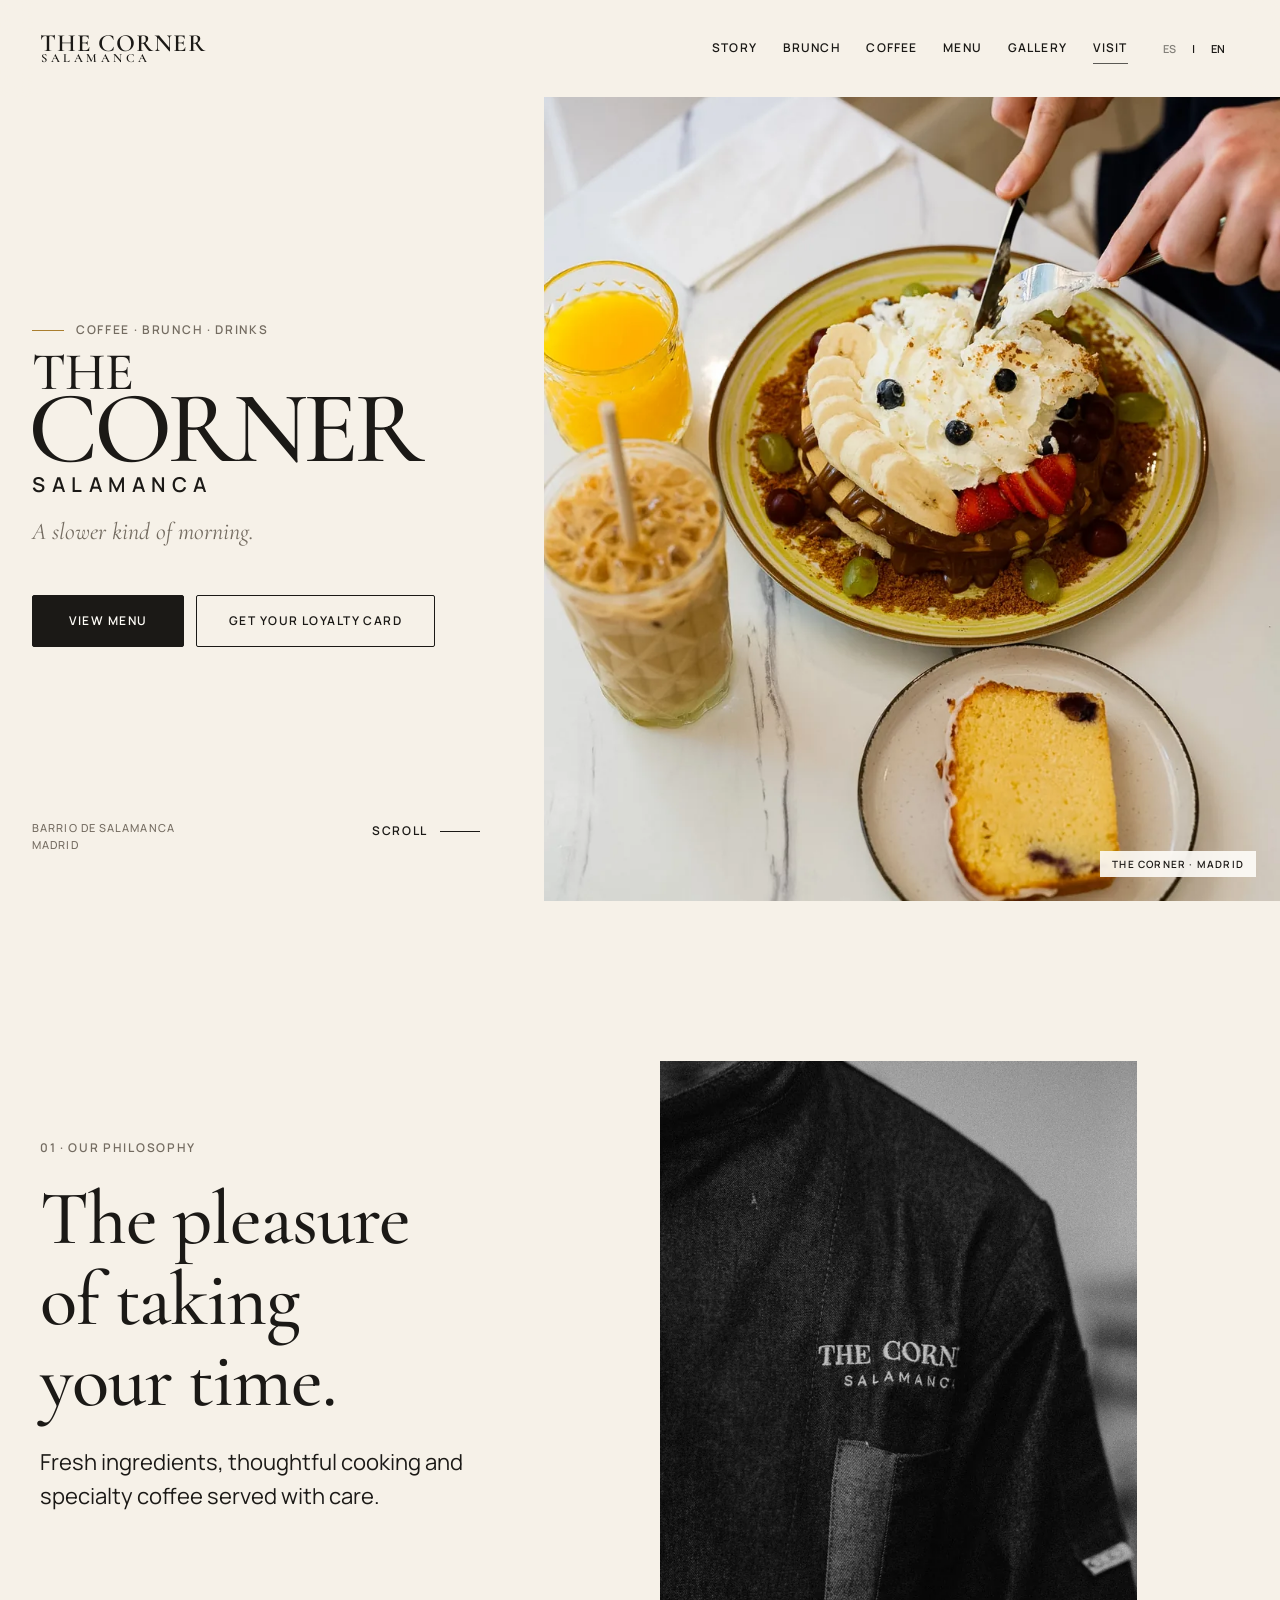
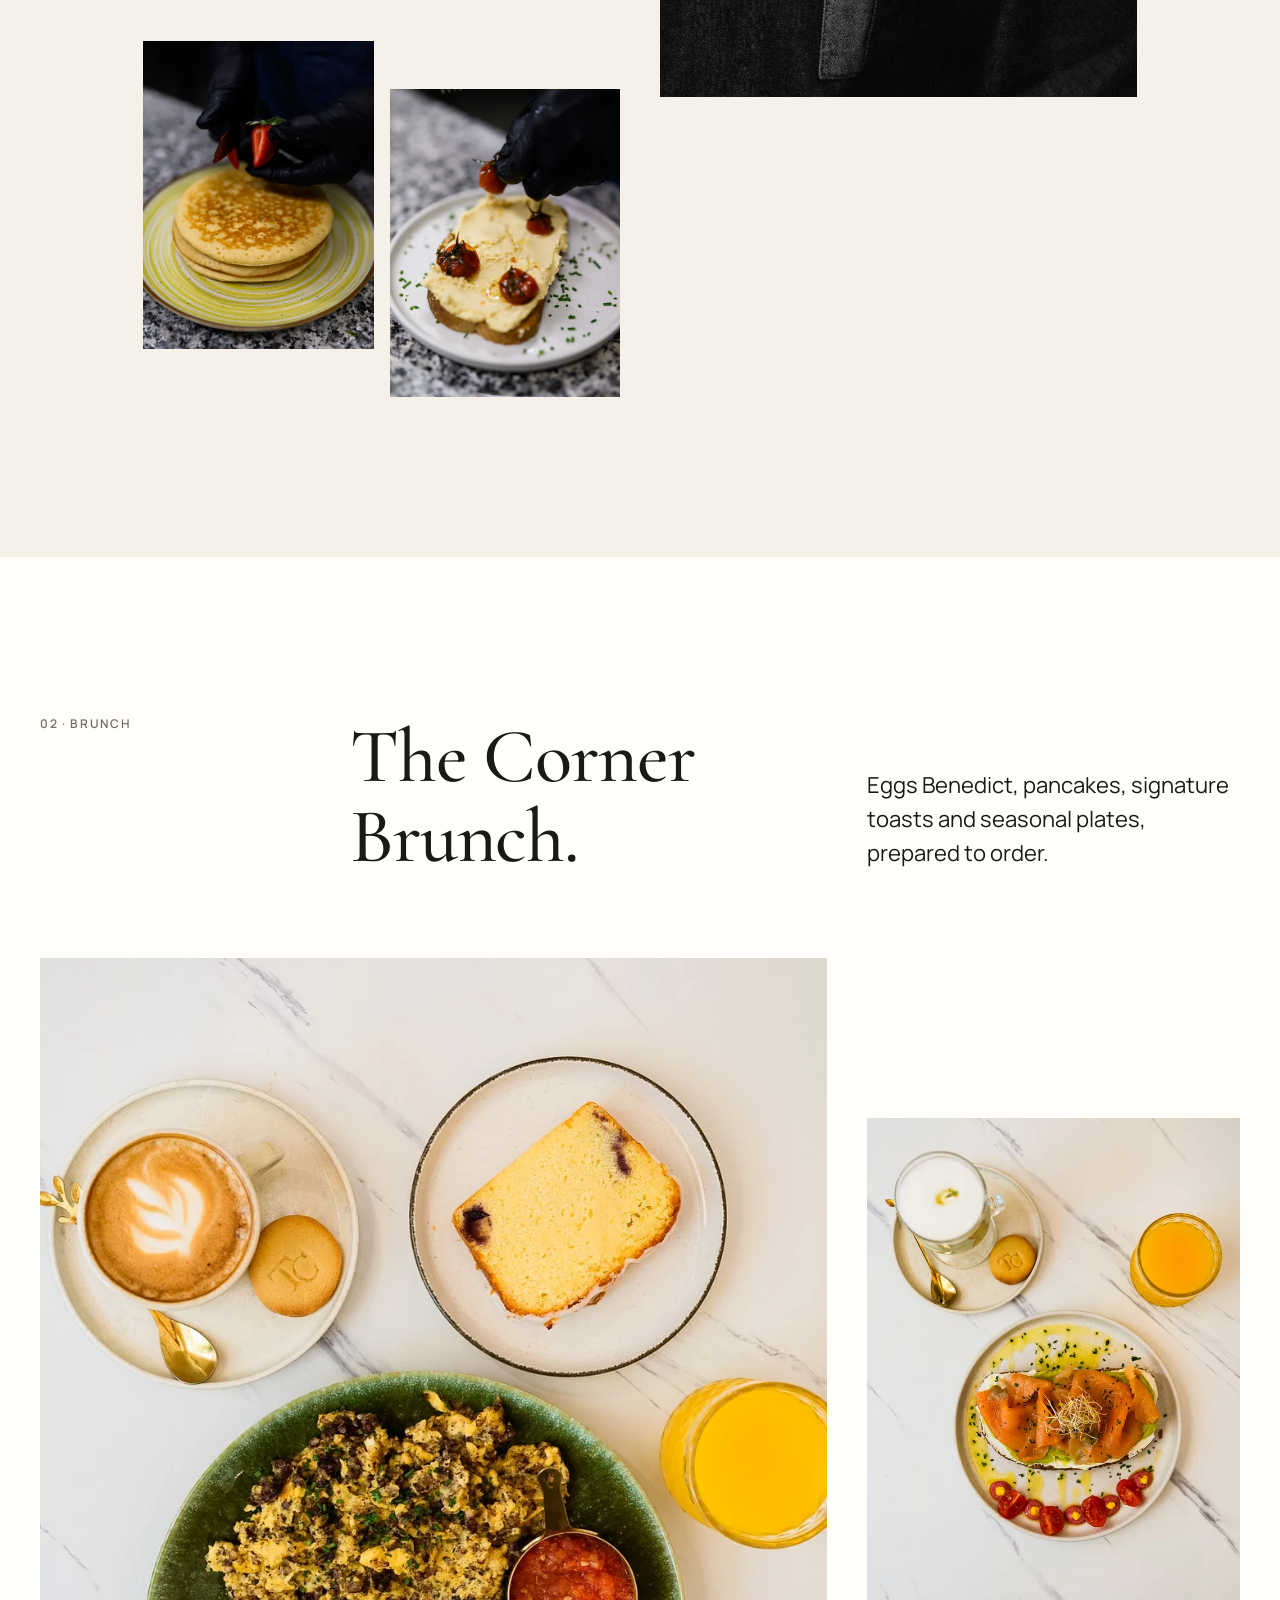
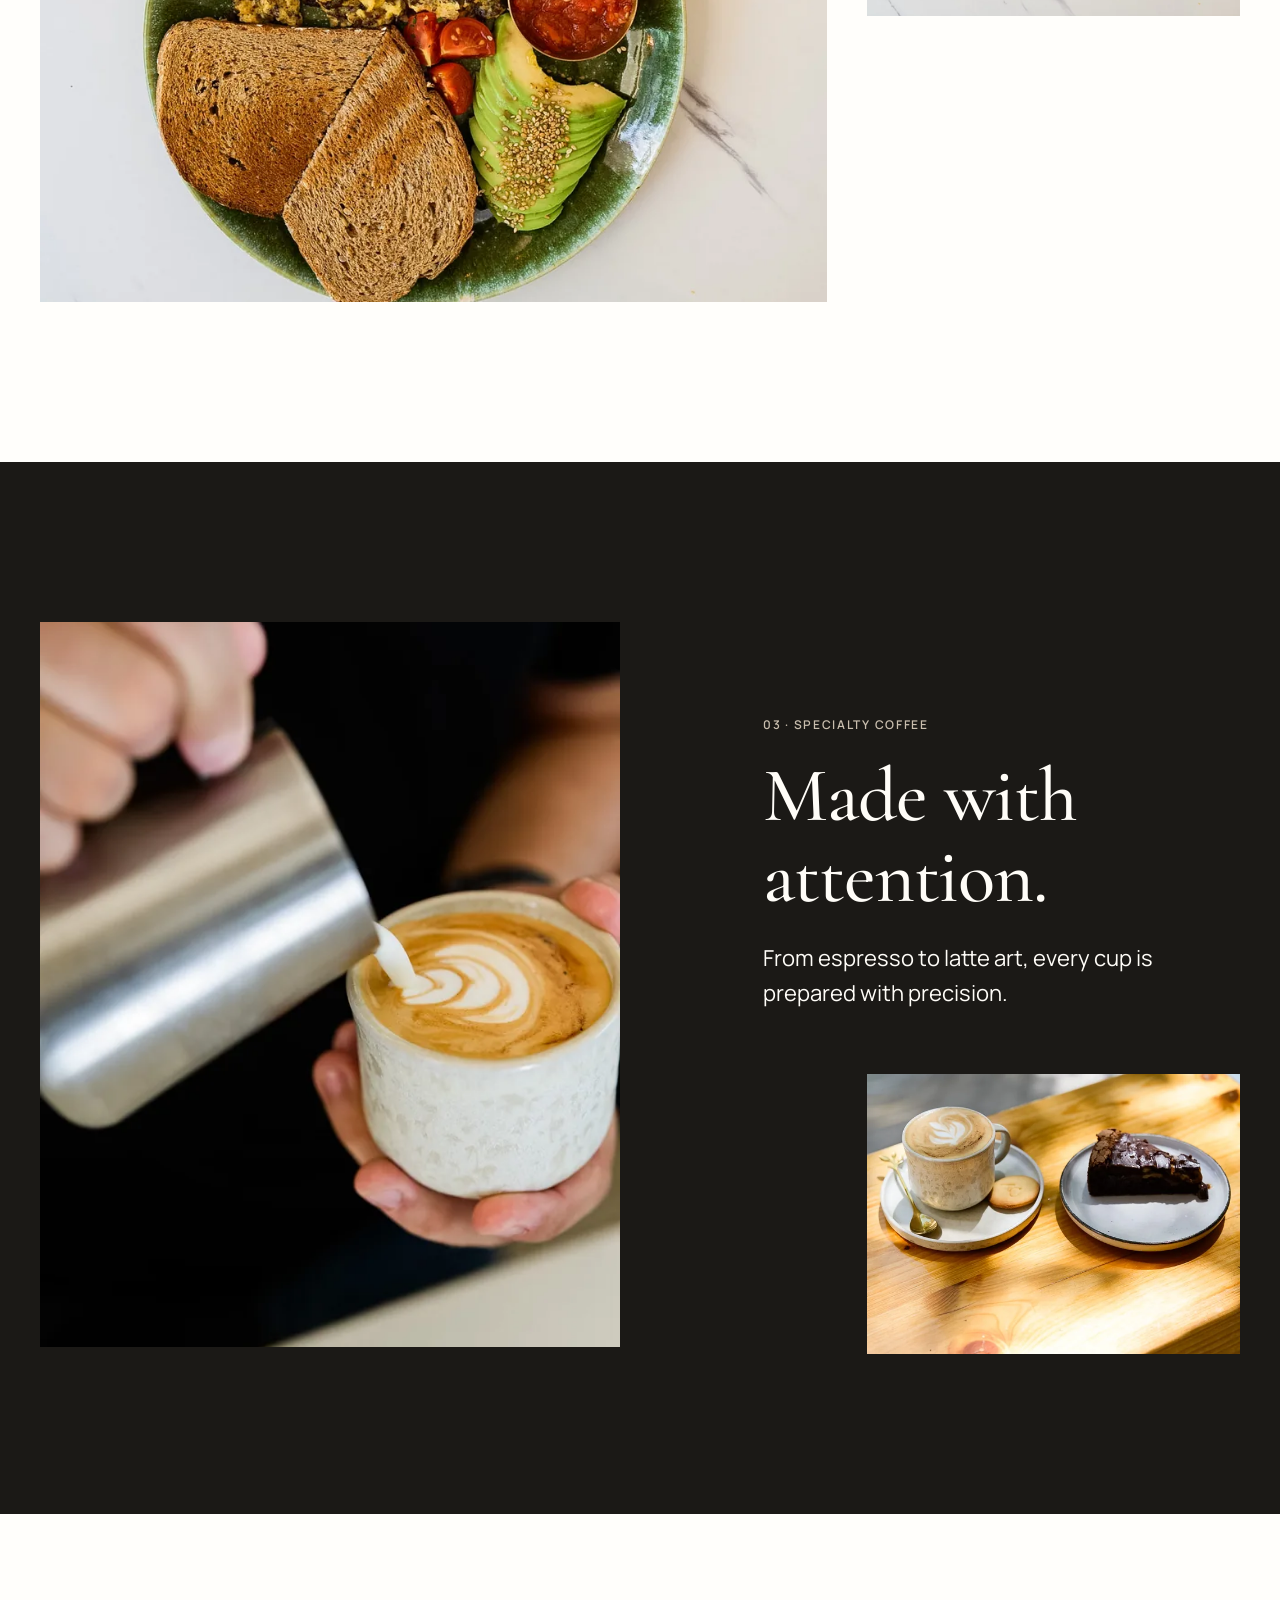
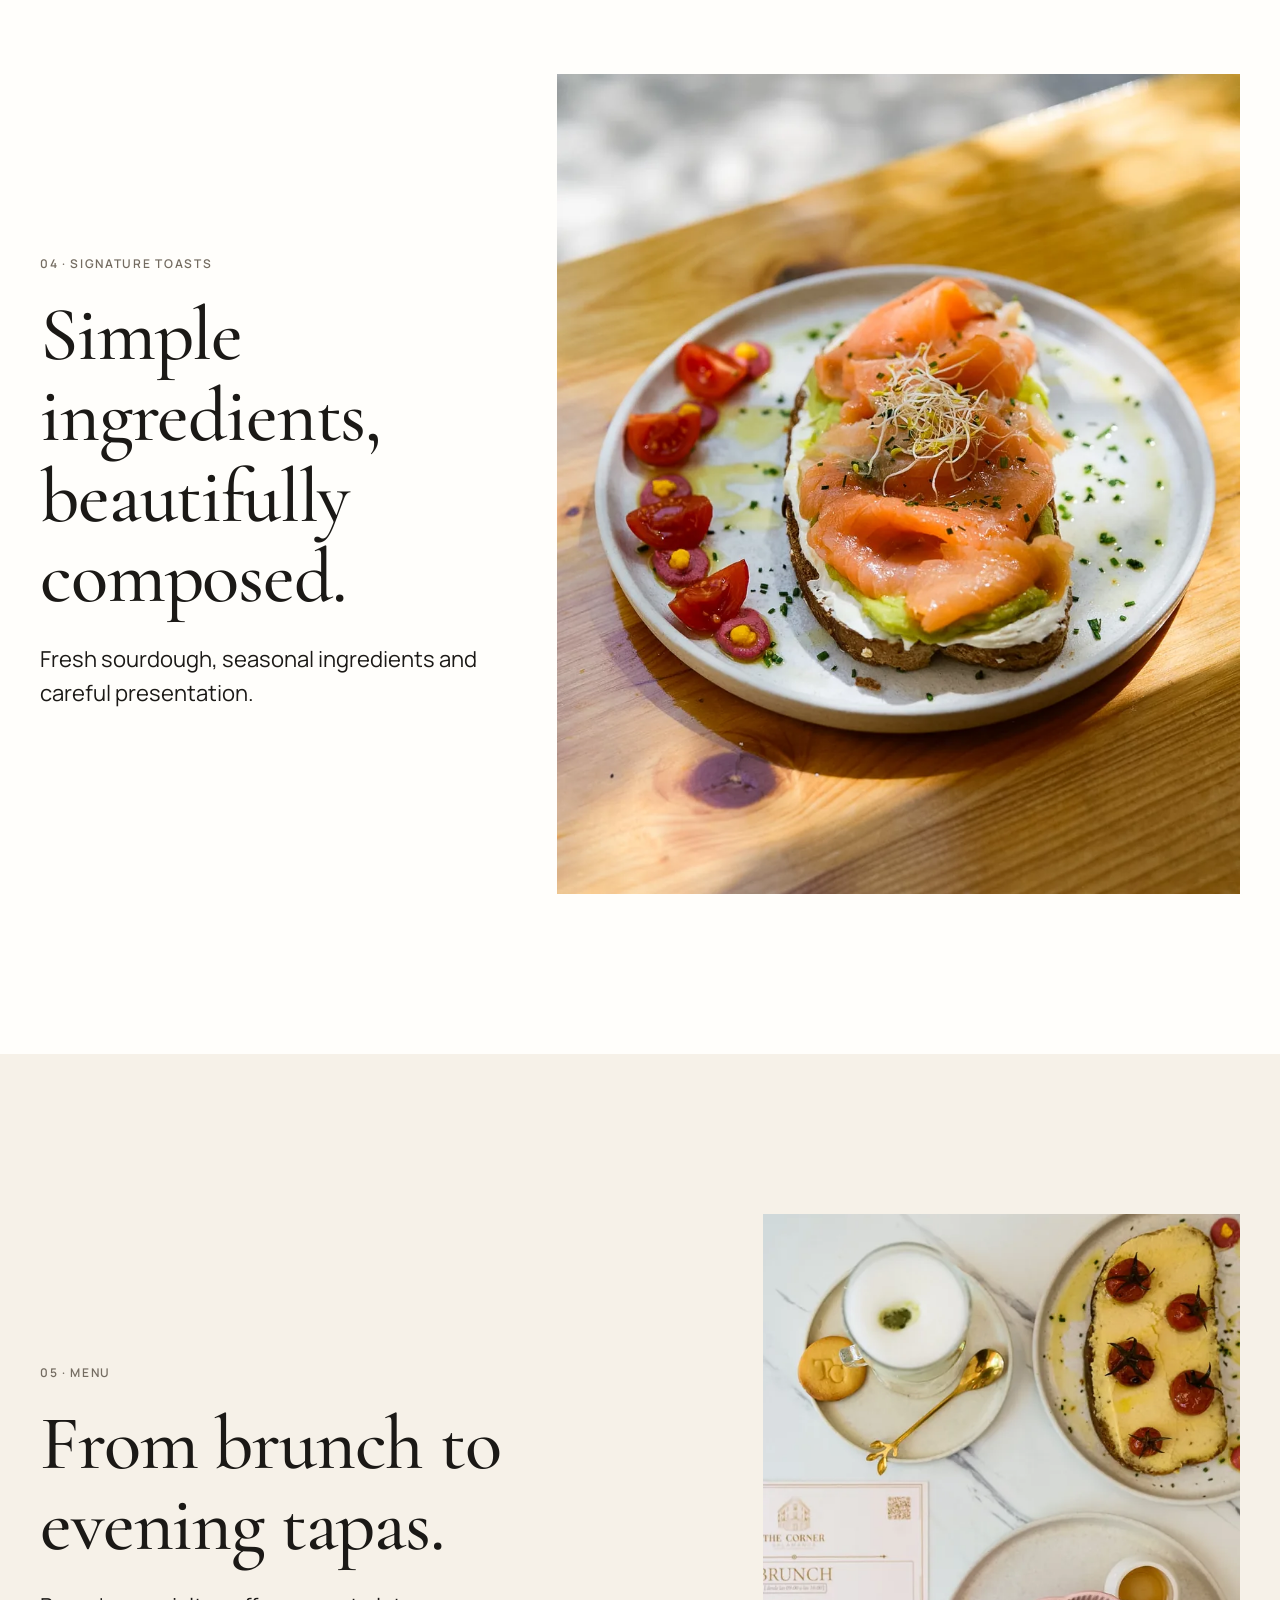
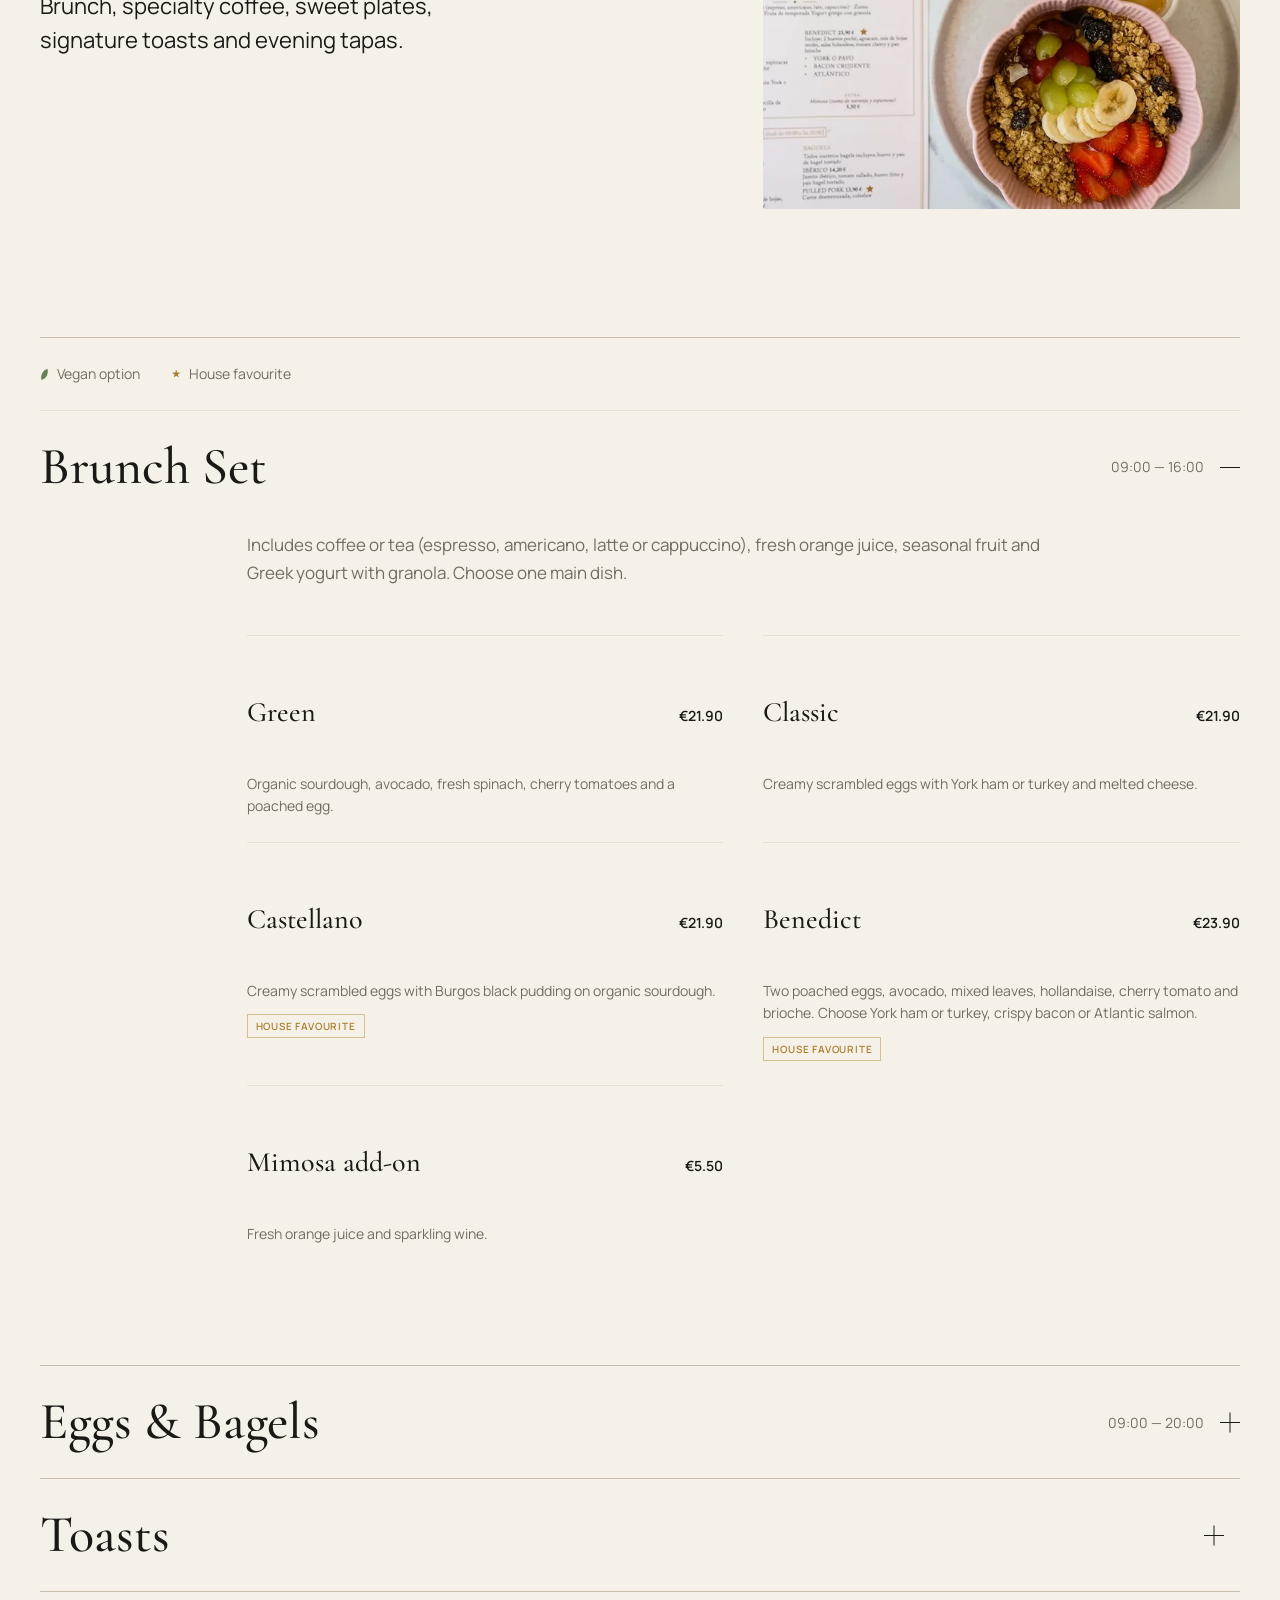
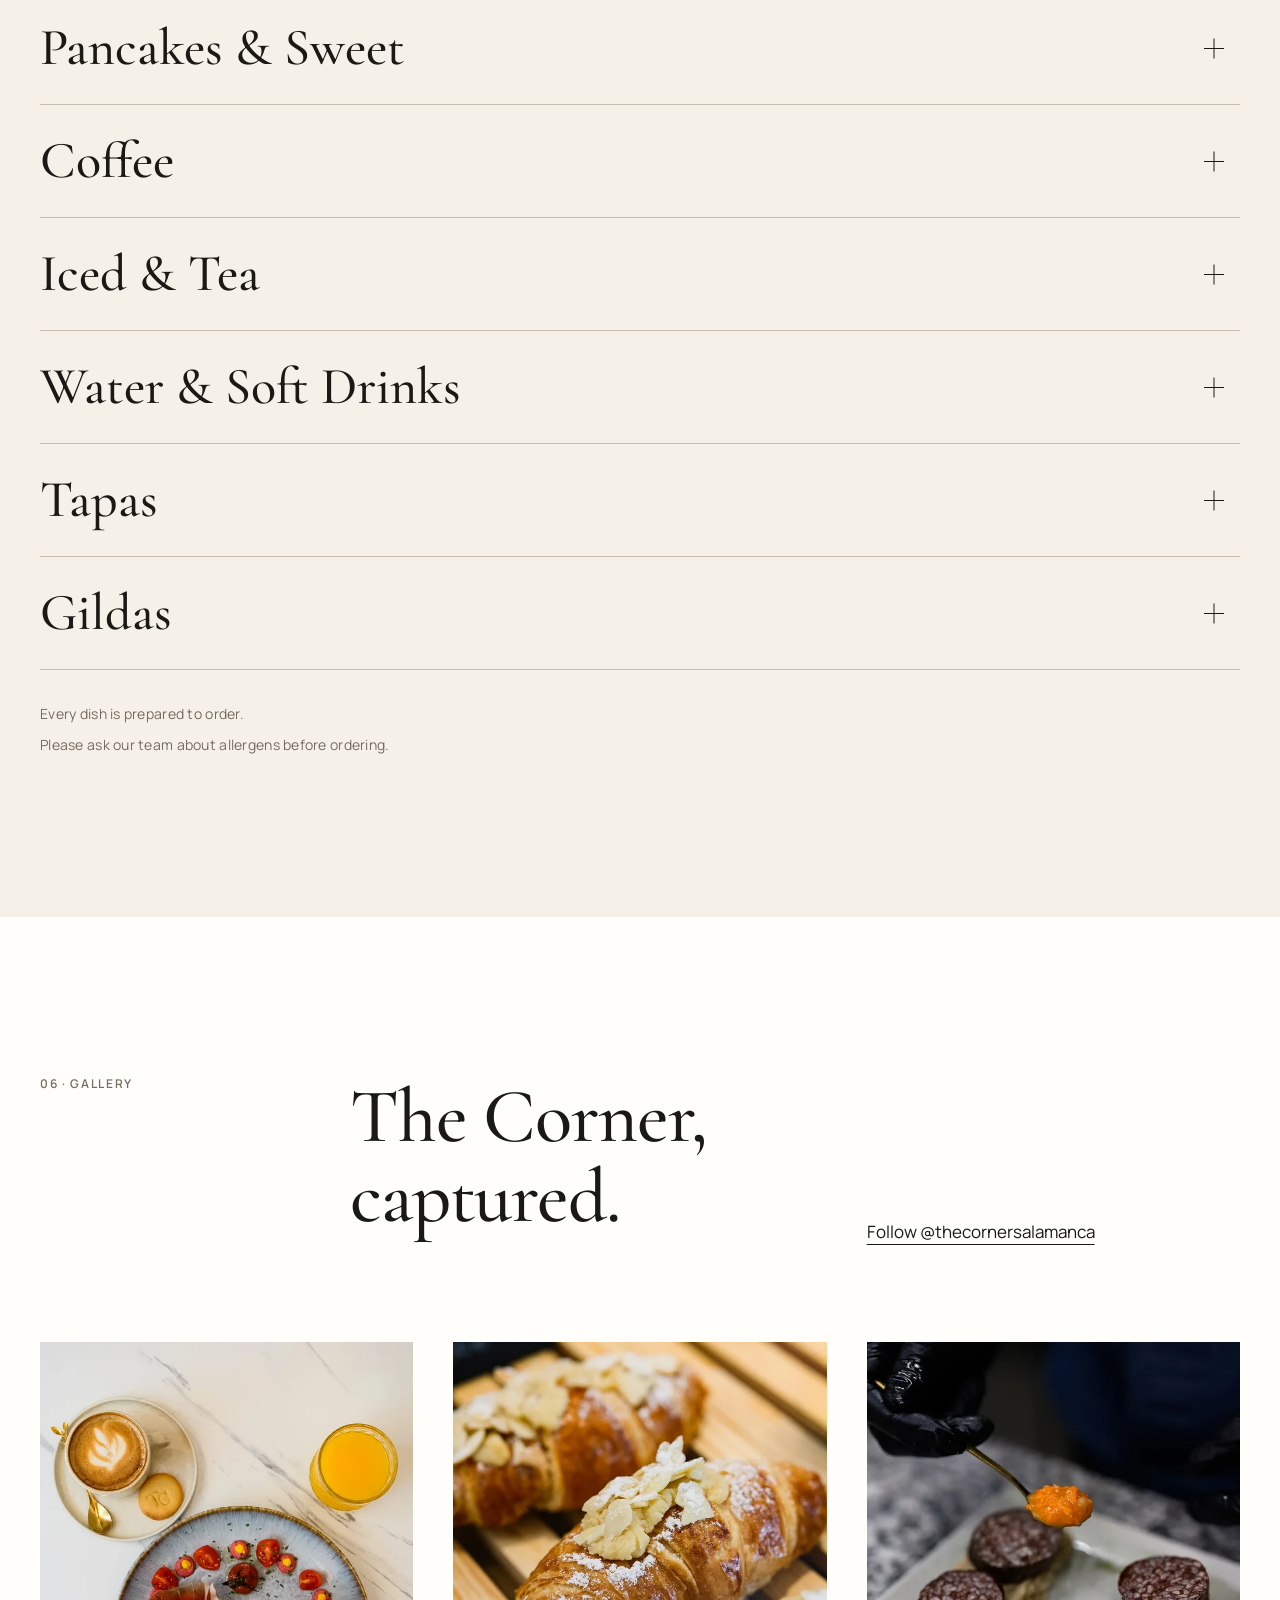
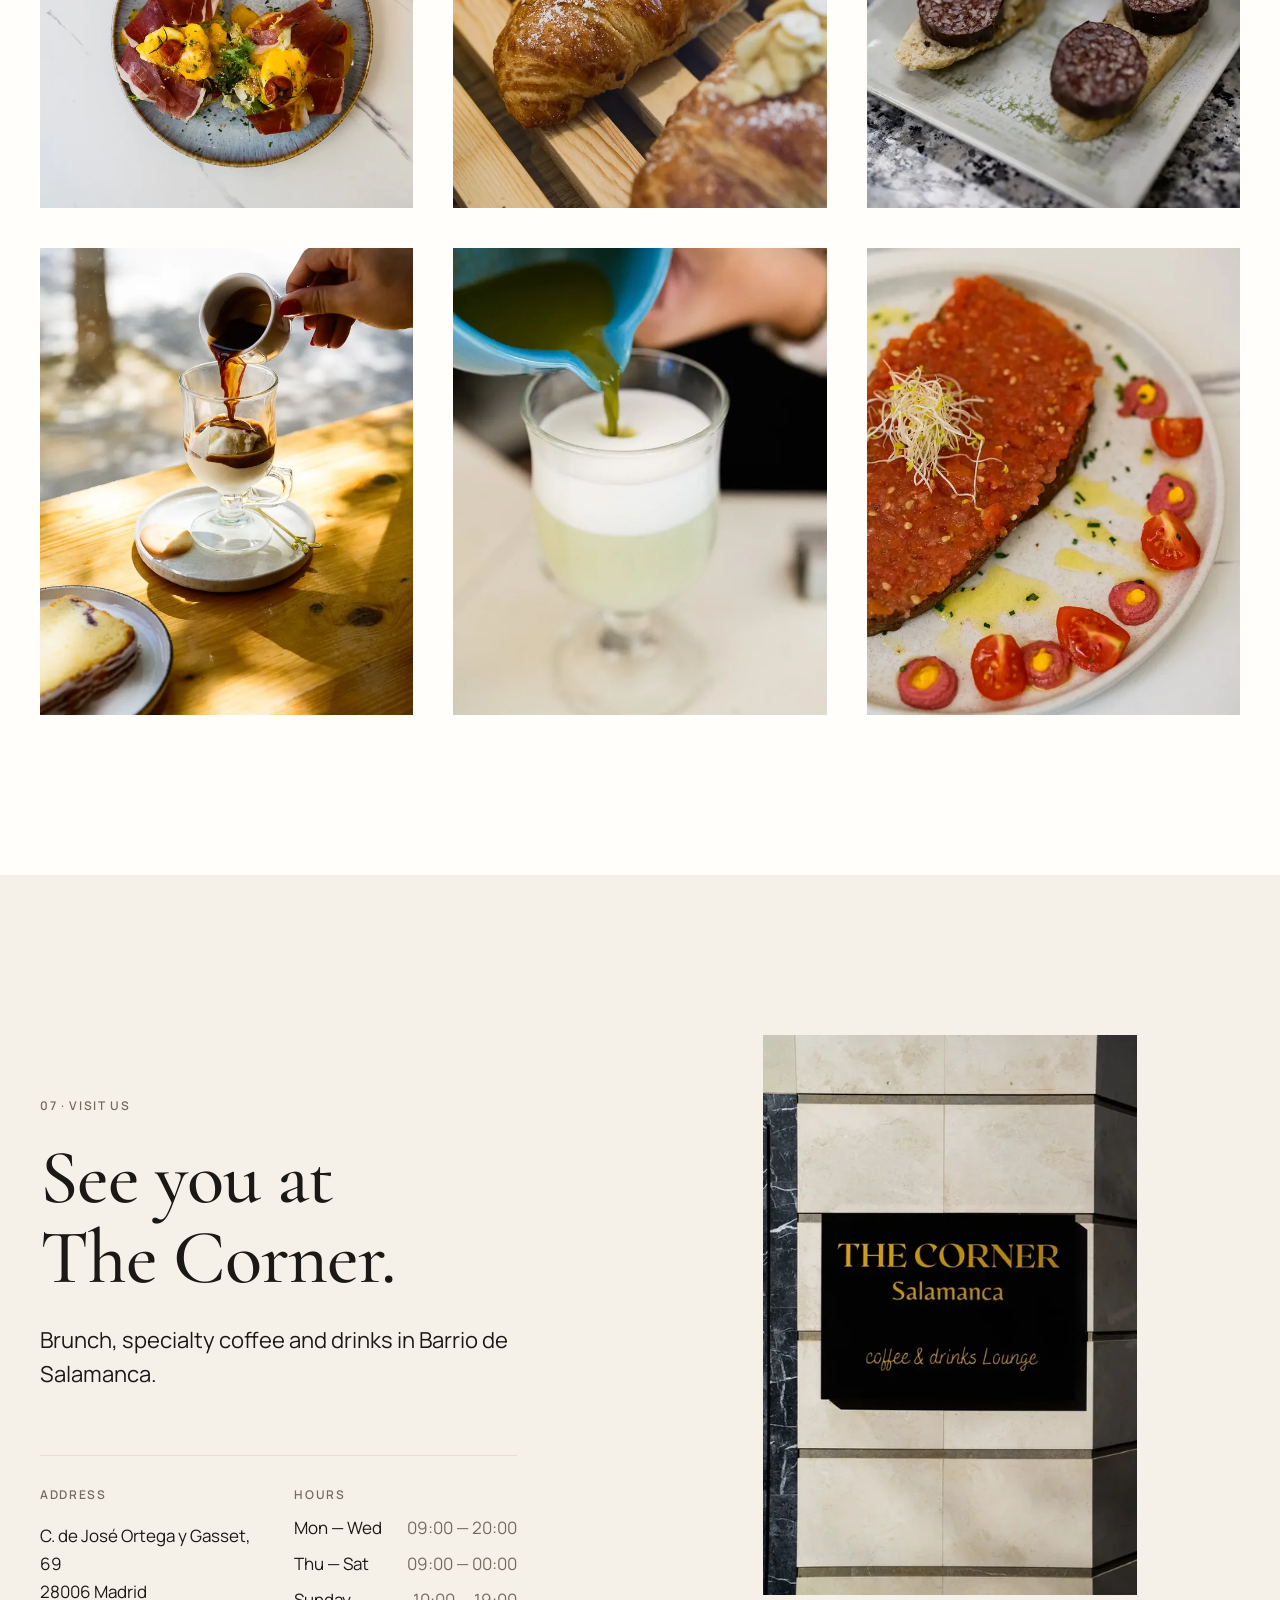
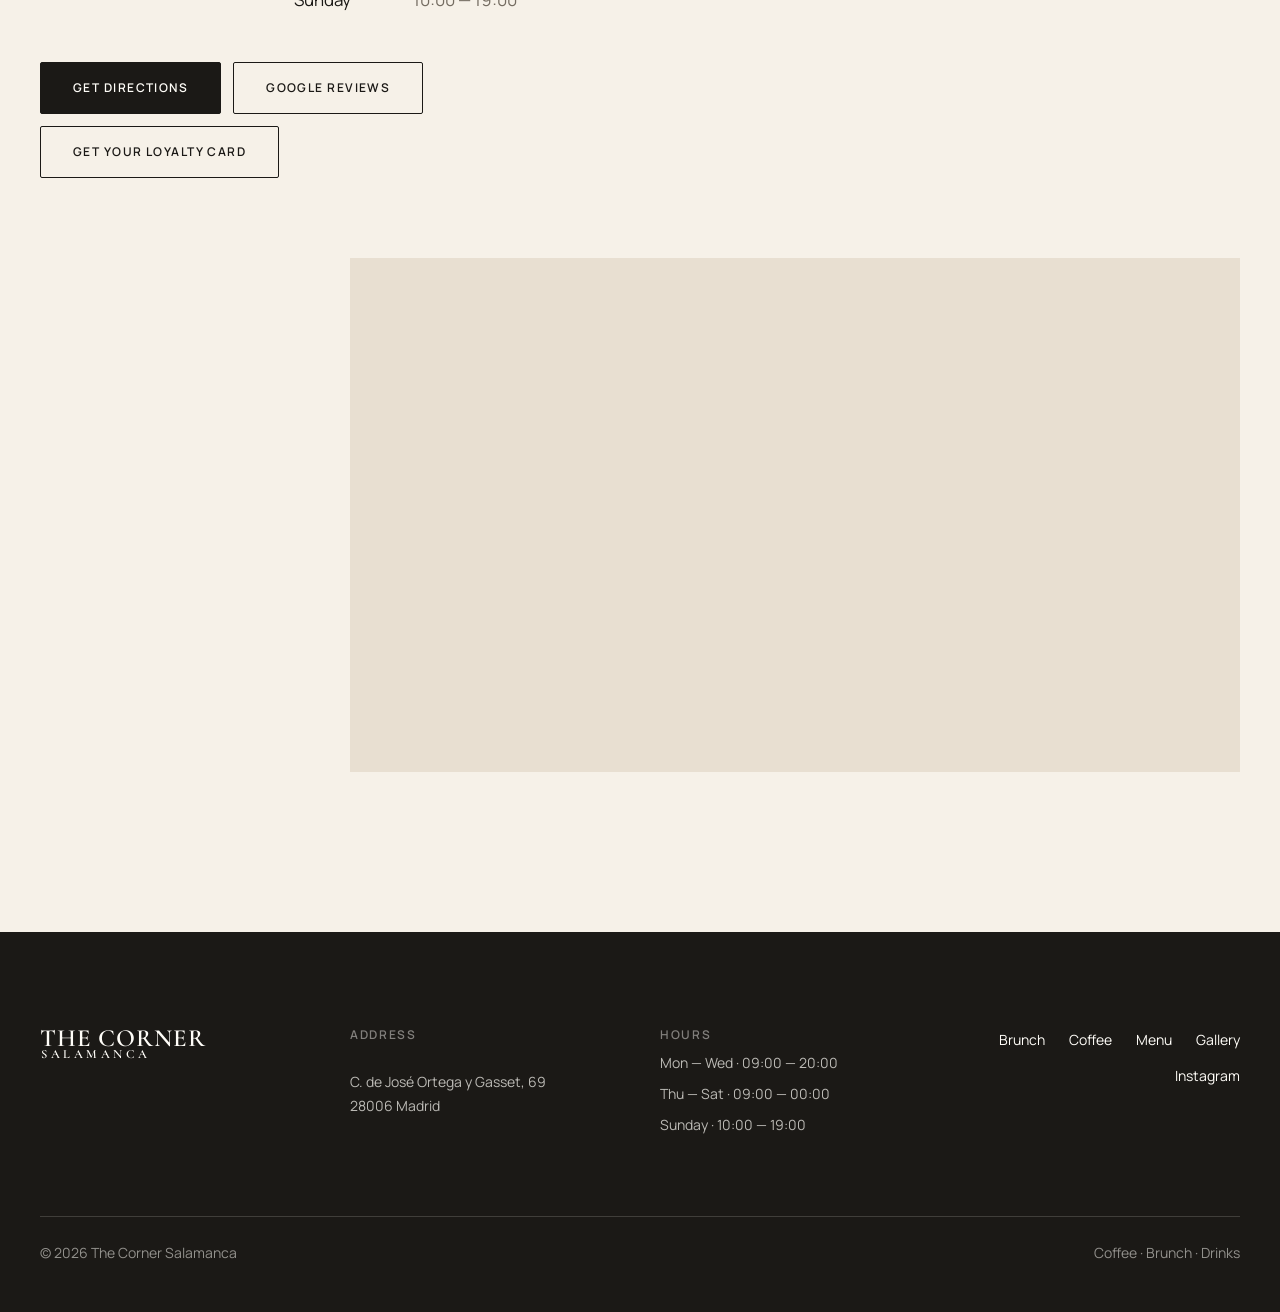
<file: index.html>
<!doctype html>
<html lang="en" class="no-js">
  <head>
    <meta charset="utf-8">
    <meta name="viewport" content="width=device-width, initial-scale=1">
    <meta name="description" content="The Corner Salamanca — premium brunch, specialty coffee and drinks in Barrio de Salamanca, Madrid.">
    <meta name="theme-color" content="#f6f1e8">
    <meta name="color-scheme" content="light">
    <meta name="robots" content="index, follow">
    <meta name="referrer" content="strict-origin-when-cross-origin">
    <meta property="og:type" content="website">
    <meta property="og:locale" content="en_GB">
    <meta property="og:locale:alternate" content="es_ES">
    <meta property="og:site_name" content="The Corner Salamanca">
    <meta property="og:title" content="The Corner Salamanca | Brunch &amp; Specialty Coffee in Madrid">
    <meta property="og:description" content="Premium brunch, specialty coffee and drinks in Barrio de Salamanca, Madrid.">
    <meta property="og:url" content="https://thecornersalamanca.github.io/TheCornerSalamanca/">
    <meta property="og:image" content="https://thecornersalamanca.github.io/TheCornerSalamanca/assets/images/social/the-corner-salamanca-og.jpg">
    <meta property="og:image:width" content="1200">
    <meta property="og:image:height" content="630">
    <meta property="og:image:alt" content="The Corner Salamanca — brunch and specialty coffee in Madrid.">
    <meta name="twitter:card" content="summary_large_image">
    <meta name="twitter:title" content="The Corner Salamanca | Brunch &amp; Specialty Coffee in Madrid">
    <meta name="twitter:description" content="Premium brunch, specialty coffee and drinks in Barrio de Salamanca, Madrid.">
    <meta name="twitter:image" content="https://thecornersalamanca.github.io/TheCornerSalamanca/assets/images/social/the-corner-salamanca-og.jpg">
    <meta name="twitter:image:alt" content="The Corner Salamanca — brunch and specialty coffee in Madrid.">

    <title>The Corner Salamanca | Brunch &amp; Specialty Coffee in Madrid</title>

    <link rel="canonical" href="https://thecornersalamanca.github.io/TheCornerSalamanca/">

    <link rel="icon" href="assets/icons/favicon.svg" type="image/svg+xml">
    <link rel="icon" href="assets/icons/favicon.ico" sizes="any">
    <link rel="apple-touch-icon" href="assets/icons/apple-touch-icon.png">
    <meta name="apple-mobile-web-app-title" content="The Corner">
    <link rel="manifest" href="site.webmanifest">
    <link
      rel="preload"
      as="image"
      href="assets/images/optimized/brunch/dsc-5720.webp"
      imagesrcset="assets/images/optimized/brunch/dsc-5720-640.webp 640w, assets/images/optimized/brunch/dsc-5720-960.webp 960w, assets/images/optimized/brunch/dsc-5720.webp 1365w"
      imagesizes="(min-width: 64rem) 58vw, 100vw"
      type="image/webp"
      fetchpriority="high"
    >
    <link rel="preconnect" href="https://fonts.googleapis.com">
    <link rel="preconnect" href="https://fonts.gstatic.com" crossorigin>
    <link href="https://fonts.googleapis.com/css2?family=Cormorant+Garamond:wght@500;600&amp;family=Manrope:wght@400;500;600&amp;display=swap" rel="stylesheet">
    <link rel="stylesheet" href="css/reset.css">
    <link rel="stylesheet" href="css/tokens.css">
    <link rel="stylesheet" href="css/base.css">
    <link rel="stylesheet" href="css/layout.css">
    <link rel="stylesheet" href="css/components.css">
    <link rel="stylesheet" href="css/motion.css">
    <link rel="stylesheet" href="css/utilities.css">
    <link rel="stylesheet" href="css/sections.css">

    <script type="application/ld+json">
      {
        "@context": "https://schema.org",
        "@type": ["CafeOrCoffeeShop", "Restaurant"],
        "name": "The Corner Salamanca",
        "url": "https://thecornersalamanca.github.io/TheCornerSalamanca/",
        "image": "https://thecornersalamanca.github.io/TheCornerSalamanca/assets/images/social/the-corner-salamanca-og.jpg",
        "description": "Premium brunch, specialty coffee and drinks in Barrio de Salamanca, Madrid.",
        "priceRange": "€€",
        "servesCuisine": ["Brunch", "Specialty coffee", "Tapas"],
        "address": {
          "@type": "PostalAddress",
          "streetAddress": "C. de José Ortega y Gasset, 69",
          "postalCode": "28006",
          "addressLocality": "Madrid",
          "addressRegion": "Comunidad de Madrid",
          "addressCountry": "ES"
        },
        "openingHoursSpecification": [
          {
            "@type": "OpeningHoursSpecification",
            "dayOfWeek": ["Monday", "Tuesday", "Wednesday"],
            "opens": "09:00",
            "closes": "20:00"
          },
          {
            "@type": "OpeningHoursSpecification",
            "dayOfWeek": ["Thursday", "Friday", "Saturday"],
            "opens": "09:00",
            "closes": "00:00"
          },
          {
            "@type": "OpeningHoursSpecification",
            "dayOfWeek": "Sunday",
            "opens": "10:00",
            "closes": "19:00"
          }
        ],
        "sameAs": ["https://www.instagram.com/thecornersalamanca/"],
        "hasMap": "https://www.google.com/maps/search/?api=1&query=The%20Corner%20Salamanca"
      }
    </script>

    <script>document.documentElement.classList.replace('no-js', 'js');</script>
    <script type="module" src="js/main.js"></script>
  </head>
  <body>
    <a class="skip-link" href="#main-content" data-i18n="a11y.skip">Skip to main content</a>

    <header class="site-header" data-site-header>
      <div class="container container--wide site-header__inner">
        <a class="wordmark" href="#home" aria-label="The Corner Salamanca, home" data-i18n-aria-label="a11y.home">
          <span class="wordmark__primary">The Corner</span>
          <span class="wordmark__secondary">Salamanca</span>
        </a>

        <div class="site-header__actions">
          <nav class="desktop-nav" aria-label="Primary navigation" data-i18n-aria-label="a11y.primaryNav">
            <ul class="desktop-nav__list" role="list">
              <li><a class="nav-link" href="#philosophy" data-i18n="nav.story">Story</a></li>
              <li><a class="nav-link" href="#brunch" data-i18n="nav.brunch">Brunch</a></li>
              <li><a class="nav-link" href="#coffee" data-i18n="nav.coffee">Coffee</a></li>
              <li><a class="nav-link" href="#menu" data-i18n="nav.menu">Menu</a></li>
              <li><a class="nav-link" href="#gallery" data-i18n="nav.gallery">Gallery</a></li>
              <li><a class="nav-link" href="#visit" data-i18n="nav.visit">Visit</a></li>
            </ul>
          </nav>

          <div class="language-switch language-switch--header" role="group" aria-label="Language" data-i18n-aria-label="a11y.language">
            <button type="button" data-language-button="es" aria-pressed="false" aria-label="Español" lang="es">ES</button>
            <span aria-hidden="true">|</span>
            <button type="button" data-language-button="en" aria-pressed="true" aria-label="English" lang="en">EN</button>
          </div>

          <button
            class="nav-toggle"
            type="button"
            aria-expanded="false"
            aria-controls="mobile-navigation"
            data-nav-open
          >
            <span data-i18n="nav.open">Menu</span>
            <span class="nav-toggle__mark" aria-hidden="true"></span>
          </button>
        </div>
      </div>
    </header>

    <div
      class="nav-panel"
      id="mobile-navigation"
      role="dialog"
      aria-modal="true"
      aria-label="Site navigation"
      data-i18n-aria-label="a11y.siteNav"
      data-nav-panel
      hidden
    >
      <div class="nav-panel__surface">
        <div class="container container--wide nav-panel__header">
          <span class="wordmark wordmark--inverse" aria-hidden="true">
            <span class="wordmark__primary">The Corner</span>
            <span class="wordmark__secondary">Salamanca</span>
          </span>

          <button class="nav-close" type="button" data-nav-close>
            <span data-i18n="nav.close">Close</span>
            <span class="nav-close__mark" aria-hidden="true"></span>
          </button>
        </div>

        <nav class="mobile-nav container container--wide" aria-label="Mobile navigation" data-i18n-aria-label="a11y.mobileNav">
          <ul class="mobile-nav__list" role="list">
            <li><a href="#philosophy" data-i18n="nav.story">Story</a></li>
            <li><a href="#brunch" data-i18n="nav.brunch">Brunch</a></li>
            <li><a href="#coffee" data-i18n="nav.coffee">Coffee</a></li>
            <li><a href="#menu" data-i18n="nav.menu">Menu</a></li>
            <li><a href="#gallery" data-i18n="nav.gallery">Gallery</a></li>
            <li><a href="#visit" data-i18n="nav.visit">Visit</a></li>
          </ul>
        </nav>

        <div class="container container--wide nav-panel__meta">
          <p data-i18n="nav.meta">Madrid · Barrio de Salamanca</p>
          <div class="language-switch language-switch--inverse" role="group" aria-label="Language" data-i18n-aria-label="a11y.language">
            <button type="button" data-language-button="es" aria-pressed="false" aria-label="Español" lang="es">ES</button>
            <span aria-hidden="true">|</span>
            <button type="button" data-language-button="en" aria-pressed="true" aria-label="English" lang="en">EN</button>
          </div>
        </div>
      </div>
    </div>

    <p class="sr-only" aria-live="polite" data-language-status></p>

    <main id="main-content" tabindex="-1">
      <section class="hero" id="home" aria-labelledby="hero-title" data-hero>
        <div class="hero__layout">
          <div class="hero__content">
            <div class="hero__copy">
              <p class="hero__descriptor" data-reveal data-i18n="hero.descriptor">Coffee · Brunch · Drinks</p>
              <h1 class="hero__title" id="hero-title" data-reveal="editorial" style="--reveal-delay: 80ms">
                <span class="hero__title-kicker">The</span>
                <span class="hero__title-main">Corner</span>
                <span class="hero__title-location">Salamanca</span>
              </h1>
              <p class="hero__statement" data-reveal style="--reveal-delay: 140ms" data-i18n="hero.statement">A slower kind of morning.</p>
              <div class="hero__actions" data-reveal style="--reveal-delay: 200ms">
                <a class="button hero__cta" href="#menu" data-i18n="hero.cta">View Menu</a>
                <a
                  class="button button--secondary hero__cta"
                  href="https://loyalty.foodlus.com/register/user?id=18ijjy82j0j"
                  target="_blank"
                  rel="noopener noreferrer"
                  data-i18n="hero.loyalty"
                >Get your loyalty card</a>
              </div>
            </div>

            <div class="hero__footer">
              <p class="hero__place" data-i18n-html="hero.place">Barrio de Salamanca<br>Madrid</p>
              <a class="hero__scroll" href="#philosophy" data-hero-scroll>
                <span data-i18n="hero.scroll">Scroll</span>
                <span class="hero__scroll-line" aria-hidden="true"></span>
              </a>
            </div>
          </div>

          <figure class="hero__media">
            <picture>
              <source
                srcset="assets/images/optimized/brunch/dsc-5720-640.webp 640w, assets/images/optimized/brunch/dsc-5720-960.webp 960w, assets/images/optimized/brunch/dsc-5720.webp 1365w"
                sizes="(min-width: 64rem) 58vw, 100vw"
                type="image/webp"
              >
              <img
                src="assets/images/optimized/brunch/dsc-5720.webp"
                width="1365"
                height="2048"
                alt="A brunch table with pancakes, iced coffee, juice and cake." data-i18n-alt="hero.imageAlt"
                fetchpriority="high"
                decoding="async"
              >
            </picture>
            <figcaption class="hero__media-caption" data-i18n="hero.caption">The Corner · Madrid</figcaption>
          </figure>
        </div>
      </section>

      <section class="philosophy section" id="philosophy" aria-labelledby="philosophy-title">
        <div class="container container--wide philosophy__grid">
          <div class="philosophy__copy" data-reveal>
            <p class="eyebrow" data-i18n="philosophy.eyebrow">01 · Our Philosophy</p>
            <h2 id="philosophy-title" data-i18n="philosophy.title">The pleasure of taking your time.</h2>
            <p class="lead" data-i18n="philosophy.lead">Fresh ingredients, thoughtful cooking and specialty coffee served with care.</p>
          </div>

          <figure class="media-frame philosophy__brand" data-reveal="editorial">
            <img
              src="assets/images/optimized/brand/dsc-5790.webp"
              srcset="assets/images/optimized/brand/dsc-5790-640.webp 640w, assets/images/optimized/brand/dsc-5790-960.webp 960w, assets/images/optimized/brand/dsc-5790.webp 1366w"
              sizes="(min-width: 64rem) 42vw, 100vw"
              width="1366"
              height="2048"
              alt="The Corner Salamanca embroidered on a dark staff uniform." data-i18n-alt="philosophy.brandAlt"
              loading="lazy"
              decoding="async"
            >
          </figure>

          <div class="philosophy__process" aria-label="Prepared with care" data-i18n-aria-label="a11y.process">
            <figure class="media-frame philosophy__process-item" data-reveal>
              <img
                src="assets/images/optimized/process/dsc-5794.webp"
                srcset="assets/images/optimized/process/dsc-5794-640.webp 640w, assets/images/optimized/process/dsc-5794-960.webp 960w, assets/images/optimized/process/dsc-5794.webp 1365w"
                sizes="(min-width: 64rem) 20vw, 50vw"
                width="1365"
                height="2048"
                alt="A strawberry being placed onto freshly prepared pancakes." data-i18n-alt="philosophy.process1Alt"
                loading="lazy"
                decoding="async"
              >
            </figure>
            <figure class="media-frame philosophy__process-item philosophy__process-item--offset" data-reveal style="--reveal-delay: 80ms">
              <img
                src="assets/images/optimized/process/dsc-5876.webp"
                srcset="assets/images/optimized/process/dsc-5876-640.webp 640w, assets/images/optimized/process/dsc-5876-960.webp 960w, assets/images/optimized/process/dsc-5876.webp 1365w"
                sizes="(min-width: 64rem) 20vw, 50vw"
                width="1365"
                height="2048"
                alt="Roasted tomatoes being added to a freshly prepared toast." data-i18n-alt="philosophy.process2Alt"
                loading="lazy"
                decoding="async"
              >
            </figure>
          </div>
        </div>
      </section>

      <section class="brunch section" id="brunch" aria-labelledby="brunch-title">
        <div class="container container--wide">
          <div class="chapter-heading chapter-heading--split" data-reveal>
            <p class="eyebrow" data-i18n="brunch.eyebrow">02 · Brunch</p>
            <h2 id="brunch-title" data-i18n-html="brunch.title">The Corner<br>Brunch.</h2>
            <p class="lead" data-i18n="brunch.lead">Eggs Benedict, pancakes, signature toasts and seasonal plates, prepared to order.</p>
          </div>

          <div class="brunch__images">
            <figure class="media-frame brunch__primary" data-reveal="editorial">
              <img
                src="assets/images/optimized/brunch/dsc-5692.webp"
                srcset="assets/images/optimized/brunch/dsc-5692-640.webp 640w, assets/images/optimized/brunch/dsc-5692-960.webp 960w, assets/images/optimized/brunch/dsc-5692.webp 1365w"
                sizes="(min-width: 64rem) 66vw, 100vw"
                width="1365"
                height="2048"
                alt="A complete brunch with eggs, avocado, toast, coffee, juice and cake." data-i18n-alt="brunch.primaryAlt"
                loading="lazy"
                decoding="async"
              >
            </figure>
            <figure class="media-frame brunch__secondary" data-reveal style="--reveal-delay: 90ms">
              <img
                src="assets/images/optimized/brunch/dsc-5666.webp"
                srcset="assets/images/optimized/brunch/dsc-5666-640.webp 640w, assets/images/optimized/brunch/dsc-5666-960.webp 960w, assets/images/optimized/brunch/dsc-5666.webp 1365w"
                sizes="(min-width: 64rem) 28vw, 76vw"
                width="1365"
                height="2048"
                alt="Salmon and avocado toast served with juice and a cold drink." data-i18n-alt="brunch.secondaryAlt"
                loading="lazy"
                decoding="async"
              >
            </figure>
          </div>
        </div>
      </section>

      <section class="coffee section" id="coffee" aria-labelledby="coffee-title">
        <div class="container container--wide coffee__grid">
          <figure class="media-frame coffee__primary" data-reveal="editorial">
            <img
              src="assets/images/optimized/coffee/dsc-5629.webp"
              srcset="assets/images/optimized/coffee/dsc-5629-640.webp 640w, assets/images/optimized/coffee/dsc-5629-960.webp 960w, assets/images/optimized/coffee/dsc-5629.webp 1365w"
              sizes="(min-width: 64rem) 50vw, 100vw"
              width="1365"
              height="2048"
              alt="Milk being poured into a handmade cup to finish a latte." data-i18n-alt="coffee.primaryAlt"
              loading="lazy"
              decoding="async"
            >
          </figure>

          <div class="coffee__copy" data-reveal>
            <p class="eyebrow" data-i18n="coffee.eyebrow">03 · Specialty Coffee</p>
            <h2 id="coffee-title" data-i18n="coffee.title">Made with attention.</h2>
            <p class="lead" data-i18n="coffee.lead">From espresso to latte art, every cup is prepared with precision.</p>
          </div>

          <figure class="media-frame coffee__secondary" data-reveal>
            <img
              src="assets/images/optimized/coffee/dsc-5635.webp"
              srcset="assets/images/optimized/coffee/dsc-5635-640.webp 640w, assets/images/optimized/coffee/dsc-5635-960.webp 960w, assets/images/optimized/coffee/dsc-5635.webp 1365w"
              sizes="(min-width: 64rem) 31vw, 78vw"
              width="1365"
              height="2048"
              alt="A latte and a slice of chocolate cake in warm window light." data-i18n-alt="coffee.secondaryAlt"
              loading="lazy"
              decoding="async"
            >
          </figure>
        </div>
      </section>


      <section class="toasts section" id="toasts" aria-labelledby="toasts-title">
        <div class="container container--wide toasts__grid">
          <div class="toasts__copy" data-reveal>
            <p class="eyebrow" data-i18n="toasts.eyebrow">04 · Signature Toasts</p>
            <h2 id="toasts-title" data-i18n="toasts.title">Simple ingredients, beautifully composed.</h2>
            <p class="lead" data-i18n="toasts.lead">Fresh sourdough, seasonal ingredients and careful presentation.</p>
          </div>

          <figure class="media-frame toasts__image" data-reveal="editorial">
            <img
              src="assets/images/optimized/toasts/dsc-5766.webp"
              srcset="assets/images/optimized/toasts/dsc-5766-640.webp 640w, assets/images/optimized/toasts/dsc-5766-960.webp 960w, assets/images/optimized/toasts/dsc-5766.webp 1365w"
              sizes="(min-width: 64rem) 58vw, 100vw"
              width="1365"
              height="2048"
              alt="Salmon toast with avocado, cream cheese, sprouts and tomatoes." data-i18n-alt="toasts.imageAlt"
              loading="lazy"
              decoding="async"
            >
          </figure>
        </div>
      </section>

      <section class="menu-section section" id="menu" aria-labelledby="menu-title">
        <div class="container container--wide">
          <div class="menu-section__intro">
            <div class="menu-section__copy" data-reveal>
              <p class="eyebrow" data-i18n="menuSection.eyebrow">05 · Menu</p>
              <h2 id="menu-title" data-i18n-html="menuSection.title">From brunch to<br>evening tapas.</h2>
              <p class="lead" data-i18n="menuSection.lead">Brunch, specialty coffee, sweet plates, signature toasts and evening tapas.</p>
            </div>

            <figure class="media-frame menu-section__image" data-reveal="editorial">
              <img
                src="assets/images/optimized/brunch/dsc-5752.webp"
                srcset="assets/images/optimized/brunch/dsc-5752-640.webp 640w, assets/images/optimized/brunch/dsc-5752-960.webp 960w, assets/images/optimized/brunch/dsc-5752.webp 1365w"
                sizes="(min-width: 64rem) 42vw, 100vw"
                width="1365"
                height="2048"
                alt="The Corner Salamanca menu beside brunch dishes, coffee and a seasonal fruit bowl." data-i18n-alt="menuSection.imageAlt"
                loading="lazy"
                decoding="async"
              >
            </figure>
          </div>

          <div class="menu-catalogue" data-menu-root aria-live="polite">
            <p class="menu-catalogue__loading" data-i18n="menuSection.loading">Loading menu…</p>
          </div>

          <noscript>
            <p class="menu-catalogue__error" data-i18n="menuSection.noscript">Please enable JavaScript to view the full menu.</p>
          </noscript>
        </div>
      </section>

      <section class="gallery section" id="gallery" aria-labelledby="gallery-title">
        <div class="container container--wide">
          <div class="chapter-heading chapter-heading--split gallery__heading" data-reveal>
            <p class="eyebrow" data-i18n="gallery.eyebrow">06 · Gallery</p>
            <h2 id="gallery-title" data-i18n-html="gallery.title">The Corner,<br>captured.</h2>
            <div class="gallery__intro">
              <a class="text-link" href="https://www.instagram.com/thecornersalamanca/" target="_blank" rel="noopener noreferrer" data-i18n="gallery.instagram">Follow @thecornersalamanca</a>
            </div>
          </div>

          <div class="gallery__mosaic" aria-label="The Corner Salamanca gallery" data-i18n-aria-label="a11y.gallery">
            <figure class="media-frame gallery__item" data-interactive="true" data-reveal="editorial">
              <button class="gallery__trigger" type="button" data-gallery-trigger aria-label="Open gallery image 1 of 6">
              <img
                src="assets/images/optimized/brunch/dsc-5704.webp"
                srcset="assets/images/optimized/brunch/dsc-5704-640.webp 640w, assets/images/optimized/brunch/dsc-5704-960.webp 960w, assets/images/optimized/brunch/dsc-5704.webp 1365w"
                sizes="(min-width: 64rem) 30vw, (min-width: 48rem) 46vw, 100vw"
                width="1365" height="2048"
                alt="A composed brunch plate with coffee and fresh orange juice on pale marble." data-i18n-alt="gallery.alt1"
                loading="lazy" decoding="async"
              >
            </button>
            </figure>
            <figure class="media-frame gallery__item" data-interactive="true" data-reveal style="--reveal-delay: 60ms">
              <button class="gallery__trigger" type="button" data-gallery-trigger aria-label="Open gallery image 2 of 6">
              <img
                src="assets/images/optimized/bakery/dsc-5782.webp"
                srcset="assets/images/optimized/bakery/dsc-5782-640.webp 640w, assets/images/optimized/bakery/dsc-5782-960.webp 960w, assets/images/optimized/bakery/dsc-5782.webp 1365w"
                sizes="(min-width: 64rem) 30vw, (min-width: 48rem) 46vw, 100vw"
                width="1365" height="2048"
                alt="Almond croissants freshly finished with sliced almonds and powdered sugar." data-i18n-alt="gallery.alt2"
                loading="lazy" decoding="async"
              >
            </button>
            </figure>
            <figure class="media-frame gallery__item" data-interactive="true" data-reveal style="--reveal-delay: 120ms">
              <button class="gallery__trigger" type="button" data-gallery-trigger aria-label="Open gallery image 3 of 6">
              <img
                src="assets/images/optimized/process/dsc-5814.webp"
                srcset="assets/images/optimized/process/dsc-5814-640.webp 640w, assets/images/optimized/process/dsc-5814-960.webp 960w, assets/images/optimized/process/dsc-5814.webp 1365w"
                sizes="(min-width: 64rem) 30vw, (min-width: 48rem) 46vw, 100vw"
                width="1365" height="2048"
                alt="A member of the kitchen team finishing a plate by hand." data-i18n-alt="gallery.alt3"
                loading="lazy" decoding="async"
              >
            </button>
            </figure>
            <figure class="media-frame gallery__item" data-interactive="true" data-reveal>
              <button class="gallery__trigger" type="button" data-gallery-trigger aria-label="Open gallery image 4 of 6">
              <img
                src="assets/images/optimized/coffee/dsc-5598.webp"
                srcset="assets/images/optimized/coffee/dsc-5598-640.webp 640w, assets/images/optimized/coffee/dsc-5598-960.webp 960w, assets/images/optimized/coffee/dsc-5598.webp 1365w"
                sizes="(min-width: 64rem) 30vw, (min-width: 48rem) 46vw, 100vw"
                width="1365" height="2048"
                alt="Fresh espresso being poured over ice at a sunlit table." data-i18n-alt="gallery.alt4"
                loading="lazy" decoding="async"
              >
            </button>
            </figure>
            <figure class="media-frame gallery__item" data-interactive="true" data-reveal style="--reveal-delay: 60ms">
              <button class="gallery__trigger" type="button" data-gallery-trigger aria-label="Open gallery image 5 of 6">
              <img
                src="assets/images/optimized/drinks/dsc-5660.webp"
                srcset="assets/images/optimized/drinks/dsc-5660-640.webp 640w, assets/images/optimized/drinks/dsc-5660-960.webp 960w, assets/images/optimized/drinks/dsc-5660.webp 1365w"
                sizes="(min-width: 64rem) 30vw, (min-width: 48rem) 46vw, 100vw"
                width="1365" height="2048"
                alt="Matcha being poured over milk to finish a chilled drink." data-i18n-alt="gallery.alt5"
                loading="lazy" decoding="async"
              >
            </button>
            </figure>
            <figure class="media-frame gallery__item" data-interactive="true" data-reveal style="--reveal-delay: 120ms">
              <button class="gallery__trigger" type="button" data-gallery-trigger aria-label="Open gallery image 6 of 6">
              <img
                src="assets/images/optimized/toasts/dsc-5700.webp"
                srcset="assets/images/optimized/toasts/dsc-5700-640.webp 640w, assets/images/optimized/toasts/dsc-5700-960.webp 960w, assets/images/optimized/toasts/dsc-5700.webp 1366w"
                sizes="(min-width: 64rem) 30vw, (min-width: 48rem) 46vw, 100vw"
                width="1366" height="2048"
                alt="Tomato toast with sprouts and cherry tomatoes on pale marble." data-i18n-alt="gallery.alt6"
                loading="lazy" decoding="async"
              >
            </button>
            </figure>
          </div>
        </div>
      </section>


      <dialog class="gallery-dialog" data-gallery-dialog aria-label="Gallery viewer" data-i18n-aria-label="gallery.dialog">
        <div class="gallery-dialog__shell">
          <div class="gallery-dialog__bar">
            <p class="gallery-dialog__count" data-gallery-count aria-live="polite">1 / 6</p>
            <button class="gallery-dialog__close" type="button" data-gallery-close>
              <span data-i18n="gallery.close">Close</span>
              <span class="gallery-dialog__close-mark" aria-hidden="true"></span>
            </button>
          </div>

          <div class="gallery-dialog__stage">
            <button class="gallery-dialog__nav gallery-dialog__nav--previous" type="button" data-gallery-previous aria-label="Previous image" data-i18n-aria-label="gallery.previous">
              <span aria-hidden="true">←</span>
            </button>
            <figure class="gallery-dialog__figure">
              <img data-gallery-image alt="">
            </figure>
            <button class="gallery-dialog__nav gallery-dialog__nav--next" type="button" data-gallery-next aria-label="Next image" data-i18n-aria-label="gallery.next">
              <span aria-hidden="true">→</span>
            </button>
          </div>
        </div>
      </dialog>

      <section class="visit section" id="visit" aria-labelledby="visit-title">
        <div class="container container--wide visit__grid">
          <div class="visit__copy" data-reveal>
            <p class="eyebrow" data-i18n="visit.eyebrow">07 · Visit Us</p>
            <h2 id="visit-title" data-i18n-html="visit.title">See you at<br>The Corner.</h2>
            <p class="lead" data-i18n="visit.lead">Brunch, specialty coffee and drinks in Barrio de Salamanca.</p>

            <div class="visit__details">
              <div class="visit__detail">
                <p class="visit__label" data-i18n="visit.address">Address</p>
                <address>
                  C. de José Ortega y Gasset, 69<br>
                  28006 Madrid
                </address>
              </div>

              <div class="visit__detail">
                <p class="visit__label" data-i18n="visit.hours">Hours</p>
                <dl class="visit__hours">
                  <div><dt data-i18n="visit.monWed">Mon — Wed</dt><dd>09:00 — 20:00</dd></div>
                  <div><dt data-i18n="visit.thuSat">Thu — Sat</dt><dd>09:00 — 00:00</dd></div>
                  <div><dt data-i18n="visit.sunday">Sunday</dt><dd>10:00 — 19:00</dd></div>
                </dl>
              </div>
            </div>

            <div class="visit__actions">
              <a class="button" href="https://www.google.com/maps/dir/?api=1&amp;destination=The%20Corner%20Salamanca%2C%20C.%20de%20Jos%C3%A9%20Ortega%20y%20Gasset%2C%2069%2C%2028006%20Madrid" target="_blank" rel="noopener noreferrer" data-i18n="visit.directions">Get directions</a>
              <a class="button button--secondary" href="https://www.google.com/maps/search/?api=1&amp;query=The%20Corner%20Salamanca&amp;query_place_id=ChIJwdUdbRopQg0RflZVk4n9zz8" target="_blank" rel="noopener noreferrer" data-i18n="visit.reviews">Google Reviews</a>
              <a
                class="button button--secondary"
                href="https://loyalty.foodlus.com/register/user?id=18ijjy82j0j"
                target="_blank"
                rel="noopener noreferrer"
                data-i18n="visit.loyalty"
              >Get your loyalty card</a>
            </div>
          </div>

          <figure class="media-frame visit__sign" data-reveal="editorial">
            <img
              src="assets/images/optimized/brand/brand-storefront-sign.webp"
              srcset="assets/images/optimized/brand/brand-storefront-sign-480.webp 480w, assets/images/optimized/brand/brand-storefront-sign-640.webp 640w, assets/images/optimized/brand/brand-storefront-sign.webp 724w"
              sizes="(min-width: 64rem) 31vw, 82vw"
              width="724"
              height="1086"
              alt="The Corner Salamanca sign on the stone facade of the café." data-i18n-alt="visit.signAlt"
              loading="lazy"
              decoding="async"
            >
          </figure>

          <div class="visit__map" data-reveal>
            <iframe
              title="Map showing The Corner Salamanca on Calle de José Ortega y Gasset in Madrid" data-i18n-title="visit.mapTitle"
              src="https://www.google.com/maps?q=The%20Corner%20Salamanca%2C%20C.%20de%20Jos%C3%A9%20Ortega%20y%20Gasset%2069%2C%20Madrid&amp;output=embed"
              loading="lazy"
              referrerpolicy="no-referrer-when-downgrade"
              allowfullscreen
            ></iframe>
          </div>
        </div>
      </section>
    </main>

    <footer class="site-footer">
      <div class="container container--wide site-footer__inner">
        <a class="wordmark wordmark--inverse site-footer__brand" href="#home" aria-label="Back to The Corner Salamanca home" data-i18n-aria-label="a11y.backHome">
          <span class="wordmark__primary">The Corner</span>
          <span class="wordmark__secondary">Salamanca</span>
        </a>

        <div class="site-footer__address">
          <p class="site-footer__label" data-i18n="footer.address">Address</p>
          <address>C. de José Ortega y Gasset, 69<br>28006 Madrid</address>
        </div>

        <div class="site-footer__hours">
          <p class="site-footer__label" data-i18n="footer.hours">Hours</p>
          <p data-i18n="footer.monWed">Mon — Wed · 09:00 — 20:00</p>
          <p data-i18n="footer.thuSat">Thu — Sat · 09:00 — 00:00</p>
          <p data-i18n="footer.sunday">Sunday · 10:00 — 19:00</p>
        </div>

        <nav class="site-footer__links" aria-label="Footer navigation" data-i18n-aria-label="a11y.footerNav">
          <a href="#brunch" data-i18n="footer.brunch">Brunch</a>
          <a href="#coffee" data-i18n="footer.coffee">Coffee</a>
          <a href="#menu" data-i18n="footer.menu">Menu</a>
          <a href="#gallery" data-i18n="footer.gallery">Gallery</a>
          <a href="https://www.instagram.com/thecornersalamanca/" target="_blank" rel="noopener noreferrer" data-i18n="footer.instagram">Instagram</a>
        </nav>

        <div class="site-footer__meta">
          <p>© <span data-current-year>2026</span> The Corner Salamanca</p>
          <p data-i18n="footer.tagline">Coffee · Brunch · Drinks</p>
        </div>
      </div>
    </footer>
  </body>
</html>
</file>
<file: css/tokens.css>
:root {
  --font-display: "Cormorant Garamond", Georgia, serif;
  --font-body: "Manrope", Arial, sans-serif;

  --color-paper: #fffefb;
  --color-cream: #f6f1e8;
  --color-oat: #e8dfd1;
  --color-stone: #c9beae;
  --color-taupe: #746c61;
  --color-ink: #1b1916;
  --color-ink-soft: #292620;
  --color-gold: #aa7e2e;
  --color-white-ink: #fffdf8;
  --color-overlay: rgb(20 17 13 / 34%);

  --space-1: 0.25rem;
  --space-2: 0.5rem;
  --space-3: 0.75rem;
  --space-4: 1rem;
  --space-5: 1.5rem;
  --space-6: 2rem;
  --space-7: 3rem;
  --space-8: 4rem;
  --space-9: 5rem;
  --space-10: 6rem;
  --space-11: 8rem;
  --space-12: 10rem;

  --type-display-xl: clamp(3.5rem, 8vw, 6.75rem);
  --type-display-lg: clamp(2.75rem, 6vw, 5rem);
  --type-heading-1: clamp(2.25rem, 4.5vw, 3.75rem);
  --type-heading-2: clamp(1.875rem, 3.5vw, 3rem);
  --type-heading-3: clamp(1.5rem, 2.5vw, 2rem);
  --type-lead: clamp(1.125rem, 1.8vw, 1.375rem);
  --type-body: clamp(1rem, 0.96rem + 0.15vw, 1.0625rem);
  --type-small: 0.875rem;
  --type-label: 0.75rem;

  --radius-control: 0.125rem;
  --radius-panel: 0.25rem;
  --radius-round: 999px;

  --shadow-ambient: 0 1rem 3rem rgb(27 25 22 / 8%);
  --shadow-raised: 0 0.5rem 1.5rem rgb(27 25 22 / 10%);

  --ease-out: cubic-bezier(0.22, 1, 0.36, 1);
  --ease-editorial: cubic-bezier(0.16, 1, 0.3, 1);
  --duration-instant: 120ms;
  --duration-micro: 180ms;
  --duration-hover: 280ms;
  --duration-panel: 420ms;
  --duration-reveal: 560ms;
  --duration-editorial: 720ms;

  --gutter: 1.25rem;
  --grid-gap: 1rem;
  --container-reading: 42.5rem;
  --container-content: 75rem;
  --container-wide: 90rem;
  --header-height: 4.75rem;
  --section-space: var(--space-9);

  --z-header: 50;
  --z-nav-panel: 60;
  --z-skip-link: 100;
}

@media (min-width: 30rem) {
  :root {
    --gutter: 1.5rem;
  }
}

@media (min-width: 48rem) {
  :root {
    --gutter: 2rem;
    --grid-gap: 1.25rem;
    --header-height: 5.25rem;
    --section-space: var(--space-11);
  }
}

@media (min-width: 64rem) {
  :root {
    --grid-gap: 2rem;
    --header-height: 6rem;
  }
}

@media (min-width: 80rem) {
  :root {
    --grid-gap: 2.5rem;
    --section-space: var(--space-12);
  }
}
</file>
<file: css/base.css>
html {
  background: var(--color-cream);
  color: var(--color-ink);
  font-family: var(--font-body);
  scroll-behavior: smooth;
}

body {
  background: var(--color-cream);
  color: var(--color-ink);
  font-size: var(--type-body);
  font-weight: 400;
  line-height: 1.65;
  text-rendering: optimizeLegibility;
  -webkit-font-smoothing: antialiased;
}

body.is-nav-open,
body.is-dialog-open {
  overflow: hidden;
}

main {
  display: block;
  min-block-size: 1px;
}

h1,
h2,
h3 {
  max-inline-size: 38ch;
  font-family: var(--font-display);
  font-weight: 500;
  text-wrap: balance;
}

h1 {
  font-size: var(--type-heading-1);
  line-height: 1;
  letter-spacing: -0.02em;
}

h2 {
  font-size: var(--type-heading-2);
  line-height: 1.05;
  letter-spacing: -0.015em;
}

h3 {
  font-size: var(--type-heading-3);
  font-weight: 600;
  line-height: 1.1;
  letter-spacing: -0.01em;
}

p,
li,
dd {
  max-inline-size: 66ch;
}

::selection {
  background: var(--color-oat);
  color: var(--color-ink);
}

:focus:not(:focus-visible) {
  outline: none;
}

:focus-visible {
  border-radius: var(--radius-control);
  outline: 2px solid var(--color-gold);
  outline-offset: 3px;
}

[hidden] {
  display: none !important;
}

@media (prefers-reduced-motion: reduce) {
  html {
    scroll-behavior: auto;
  }
}

/* Phase 6: keep in-page destinations clear of the sticky header. */
section[id] {
  scroll-margin-top: calc(var(--header-height) + var(--space-3));
}
</file>
<file: css/layout.css>
.container {
  inline-size: min(100% - (var(--gutter) * 2), var(--container-content));
  margin-inline: auto;
}

.container--reading {
  max-inline-size: var(--container-reading);
}

.container--wide {
  max-inline-size: var(--container-wide);
}

.container--full {
  inline-size: 100%;
  max-inline-size: none;
}

.section {
  padding-block: var(--section-space);
}

.section--compact {
  padding-block: var(--space-8);
}

.section--spacious {
  padding-block: calc(var(--section-space) + var(--space-6));
}

.grid {
  display: grid;
  grid-template-columns: repeat(4, minmax(0, 1fr));
  gap: var(--grid-gap);
}

.stack {
  display: flex;
  flex-direction: column;
  gap: var(--stack-space, var(--space-5));
}

.cluster {
  display: flex;
  flex-wrap: wrap;
  align-items: center;
  gap: var(--cluster-space, var(--space-4));
}

.reading-width {
  max-inline-size: var(--container-reading);
}

.full-bleed {
  inline-size: 100vw;
  margin-inline: calc(50% - 50vw);
}

@media (min-width: 48rem) {
  .grid {
    grid-template-columns: repeat(8, minmax(0, 1fr));
  }
}

@media (min-width: 64rem) {
  .grid {
    grid-template-columns: repeat(12, minmax(0, 1fr));
  }

  .section--compact {
    padding-block: var(--space-10);
  }
}
</file>
<file: css/components.css>
.skip-link {
  position: fixed;
  z-index: var(--z-skip-link);
  inset-block-start: var(--space-3);
  inset-inline-start: var(--space-3);
  padding: var(--space-3) var(--space-4);
  background: var(--color-ink);
  color: var(--color-white-ink);
  font-size: var(--type-small);
  font-weight: 600;
  text-decoration: none;
  transform: translateY(calc(-100% - var(--space-5)));
  transition: transform var(--duration-micro) ease-out;
}

.skip-link:focus-visible {
  transform: translateY(0);
}

.site-header {
  position: sticky;
  z-index: var(--z-header);
  inset-block-start: 0;
  color: var(--color-ink);
  background: rgb(246 241 232 / 92%);
  border-block-end: 1px solid transparent;
  transition:
    color var(--duration-micro) ease-out,
    background-color var(--duration-micro) ease-out,
    border-color var(--duration-micro) ease-out,
    box-shadow var(--duration-micro) ease-out;
  backdrop-filter: blur(16px);
  -webkit-backdrop-filter: blur(16px);
}

.site-header.is-scrolled {
  background: rgb(246 241 232 / 97%);
  border-block-end-color: rgb(201 190 174 / 50%);
  box-shadow: 0 0.25rem 1.5rem rgb(27 25 22 / 4%);
}

.site-header[data-overlay="true"] {
  position: fixed;
  inset-inline: 0;
}

.site-header[data-overlay="true"]:not(.is-scrolled) {
  inset-inline: 0;
  color: var(--color-white-ink);
  background: transparent;
  backdrop-filter: none;
  -webkit-backdrop-filter: none;
}

.site-header[data-overlay-theme="ink"]:not(.is-scrolled) {
  color: var(--color-ink);
}

.site-header__inner {
  display: flex;
  min-block-size: var(--header-height);
  align-items: center;
  justify-content: space-between;
  gap: var(--space-5);
}

.wordmark {
  display: inline-flex;
  flex-direction: column;
  color: inherit;
  font-family: var(--font-display);
  font-weight: 600;
  line-height: 0.83;
  text-decoration: none;
  text-transform: uppercase;
}

.wordmark__primary {
  font-size: 1.35rem;
  letter-spacing: 0.035em;
}

.wordmark__secondary {
  margin-inline-start: 0.1em;
  font-size: 0.72rem;
  letter-spacing: 0.28em;
}

.wordmark--inverse {
  color: var(--color-white-ink);
}

.desktop-nav {
  display: none;
}

.no-js .desktop-nav {
  display: block;
  max-inline-size: 65%;
  overflow-x: auto;
}

.no-js .desktop-nav__list {
  gap: var(--space-4);
}

.no-js .nav-toggle {
  display: none;
}

.desktop-nav__list {
  display: flex;
  align-items: center;
  gap: clamp(var(--space-4), 2vw, var(--space-6));
}

.nav-link {
  position: relative;
  display: inline-flex;
  min-block-size: 2.75rem;
  align-items: center;
  font-size: var(--type-label);
  font-weight: 600;
  letter-spacing: 0.1em;
  text-decoration: none;
  text-transform: uppercase;
}

.nav-link::after {
  position: absolute;
  inset-inline: 0;
  inset-block-end: 0.35rem;
  block-size: 1px;
  background: currentcolor;
  content: "";
  opacity: 0.7;
  transform: scaleX(0);
  transform-origin: right;
  transition: transform var(--duration-hover) var(--ease-out);
}

.nav-toggle,
.nav-close {
  display: inline-flex;
  min-inline-size: 2.75rem;
  min-block-size: 2.75rem;
  align-items: center;
  justify-content: center;
  gap: var(--space-3);
  padding: 0;
  color: inherit;
  background: transparent;
  cursor: pointer;
  font-size: var(--type-label);
  font-weight: 600;
  letter-spacing: 0.12em;
  text-transform: uppercase;
}

.nav-toggle__mark {
  position: relative;
  inline-size: 1.25rem;
  block-size: 0.625rem;
  border-block-start: 1px solid currentcolor;
  border-block-end: 1px solid currentcolor;
}

.nav-close {
  color: var(--color-white-ink);
}

.nav-close__mark {
  position: relative;
  inline-size: 1.125rem;
  block-size: 1.125rem;
}

.nav-close__mark::before,
.nav-close__mark::after {
  position: absolute;
  inset-block-start: 50%;
  inset-inline-start: 0;
  inline-size: 100%;
  block-size: 1px;
  background: currentcolor;
  content: "";
}

.nav-close__mark::before {
  transform: rotate(45deg);
}

.nav-close__mark::after {
  transform: rotate(-45deg);
}

.nav-panel {
  position: fixed;
  z-index: var(--z-nav-panel);
  inset: 0;
  overflow: hidden;
  background: rgb(27 25 22 / 20%);
  opacity: 0;
  transition: opacity var(--duration-panel) var(--ease-out);
}

.nav-panel__surface {
  display: grid;
  min-block-size: 100%;
  max-block-size: 100%;
  grid-template-rows: auto 1fr auto;
  overflow-y: auto;
  color: var(--color-white-ink);
  background: var(--color-ink);
  transform: translateY(-1rem);
  transition: transform var(--duration-panel) var(--ease-out);
}

.nav-panel[data-state="open"] {
  opacity: 1;
}

.nav-panel[data-state="open"] .nav-panel__surface {
  transform: translateY(0);
}

.nav-panel__header {
  display: flex;
  min-block-size: var(--header-height);
  align-items: center;
  justify-content: space-between;
}

.mobile-nav {
  display: flex;
  align-items: center;
  padding-block: var(--space-7);
}

.mobile-nav__list {
  display: flex;
  inline-size: 100%;
  flex-direction: column;
  gap: var(--space-3);
}

.mobile-nav__list a {
  display: inline-flex;
  min-block-size: 3.75rem;
  align-items: center;
  font-family: var(--font-display);
  font-size: clamp(2.75rem, 13vw, 4.5rem);
  font-weight: 500;
  line-height: 0.95;
  letter-spacing: -0.02em;
  text-decoration: none;
}

.nav-panel__meta {
  display: flex;
  align-items: flex-end;
  justify-content: space-between;
  gap: var(--space-5);
  padding-block: var(--space-6) max(var(--space-6), env(safe-area-inset-bottom));
  border-block-start: 1px solid rgb(255 253 248 / 20%);
  font-size: var(--type-small);
}

.nav-panel__meta p {
  color: rgb(255 253 248 / 65%);
}

.button {
  display: inline-flex;
  min-block-size: 3rem;
  align-items: center;
  justify-content: center;
  gap: var(--space-3);
  padding-inline: var(--space-5);
  border: 1px solid var(--color-ink);
  border-radius: var(--radius-control);
  color: var(--color-white-ink);
  background: var(--color-ink);
  cursor: pointer;
  font-size: var(--type-label);
  font-weight: 600;
  letter-spacing: 0.12em;
  line-height: 1;
  text-decoration: none;
  text-transform: uppercase;
  transition:
    color var(--duration-micro) ease-out,
    background-color var(--duration-micro) ease-out,
    border-color var(--duration-micro) ease-out;
}

.button--secondary {
  color: var(--color-ink);
  background: transparent;
}

.button--inverse {
  border-color: var(--color-white-ink);
  color: var(--color-ink);
  background: var(--color-white-ink);
}

.button:disabled,
.button[aria-disabled="true"] {
  border-color: var(--color-stone);
  color: var(--color-taupe);
  background: transparent;
  cursor: not-allowed;
}

.text-link {
  display: inline-flex;
  min-block-size: 2.75rem;
  align-items: center;
  color: var(--color-ink);
  text-decoration-line: underline;
  text-decoration-thickness: 1px;
  text-underline-offset: 0.35em;
  transition: color var(--duration-micro) ease-out;
}

.text-link--inverse {
  color: var(--color-white-ink);
}

.eyebrow {
  color: var(--color-taupe);
  font-size: var(--type-label);
  font-weight: 600;
  letter-spacing: 0.14em;
  line-height: 1.2;
  text-transform: uppercase;
}

.lead {
  max-inline-size: 58ch;
  font-size: var(--type-lead);
  line-height: 1.55;
}

.media-frame {
  overflow: hidden;
  background: var(--color-oat);
}

.media-frame img {
  inline-size: 100%;
  block-size: 100%;
  object-fit: cover;
  transition: transform var(--duration-editorial) var(--ease-editorial);
}

@media (hover: hover) and (pointer: fine) {
  .nav-link:hover::after,
  .nav-link:focus-visible::after {
    transform: scaleX(1);
    transform-origin: left;
  }

  .button:not(:disabled, [aria-disabled="true"]):hover {
    color: var(--color-ink);
    background: transparent;
  }

  .button--secondary:not(:disabled, [aria-disabled="true"]):hover {
    color: var(--color-white-ink);
    background: var(--color-ink);
  }

  .button--inverse:not(:disabled, [aria-disabled="true"]):hover {
    color: var(--color-white-ink);
    background: transparent;
  }

  .media-frame[data-interactive="true"]:hover img {
    transform: scale(1.015);
  }
}

@media (min-width: 64rem) {
  .wordmark__primary {
    font-size: 1.55rem;
  }

  .wordmark__secondary {
    font-size: 0.78rem;
  }

  .desktop-nav {
    display: block;
  }

  .nav-toggle {
    display: none;
  }

  .button {
    min-block-size: 3.25rem;
    padding-inline: var(--space-6);
  }
}

/* Phase 6: bilingual language controls and active navigation */
.site-header__actions {
  display: flex;
  align-items: center;
  justify-content: flex-end;
  gap: var(--space-2);
}

.language-switch {
  display: inline-flex;
  align-items: center;
  color: inherit;
  font-size: 0.6875rem;
  font-weight: 600;
  letter-spacing: 0.12em;
  line-height: 1;
  text-transform: uppercase;
}

.language-switch button {
  display: inline-flex;
  min-inline-size: 2.75rem;
  min-block-size: 2.75rem;
  align-items: center;
  justify-content: center;
  padding: 0;
  border: 0;
  color: inherit;
  background: transparent;
  cursor: pointer;
  opacity: 0.52;
  transition:
    opacity var(--duration-micro) ease-out,
    transform var(--duration-micro) var(--ease-out);
}

.language-switch button.is-active {
  opacity: 1;
}

.language-switch button:focus-visible {
  outline: 1px solid currentcolor;
  outline-offset: -0.35rem;
}

.language-switch--inverse {
  color: var(--color-white-ink);
}

.nav-link[aria-current="location"]::after {
  transform: scaleX(1);
  transform-origin: left;
}

@media (hover: hover) and (pointer: fine) {
  .language-switch button:hover {
    opacity: 1;
    transform: translateY(-1px);
  }
}

@media (max-width: 24rem) {
  .language-switch--header {
    display: none;
  }
}

@media (min-width: 64rem) {
  .site-header__actions {
    gap: var(--space-4);
  }

  .language-switch--header {
    margin-inline-start: var(--space-1);
  }
}
</file>
<file: css/motion.css>
[data-reveal] {
  opacity: 0;
  transform: translateY(1rem);
  transition:
    opacity var(--duration-reveal) var(--ease-out),
    transform var(--duration-reveal) var(--ease-out);
  transition-delay: var(--reveal-delay, 0ms);
}

[data-reveal="editorial"] {
  transform: translateY(1.25rem);
  transition-duration: var(--duration-editorial);
  transition-timing-function: var(--ease-editorial);
}

[data-reveal].is-revealed {
  opacity: 1;
  transform: translateY(0);
}

@media (prefers-reduced-motion: reduce) {
  *,
  *::before,
  *::after {
    scroll-behavior: auto !important;
    animation-duration: 0.01ms !important;
    animation-iteration-count: 1 !important;
    transition-duration: 0.01ms !important;
    transition-delay: 0ms !important;
  }

  [data-reveal] {
    opacity: 1;
    transform: none;
  }
}
</file>
<file: css/utilities.css>
.sr-only {
  position: absolute !important;
  inline-size: 1px !important;
  block-size: 1px !important;
  padding: 0 !important;
  margin: -1px !important;
  overflow: hidden !important;
  clip: rect(0, 0, 0, 0) !important;
  white-space: nowrap !important;
  border: 0 !important;
}

.text-display-xl {
  font-family: var(--font-display);
  font-size: var(--type-display-xl);
  font-weight: 500;
  line-height: 0.88;
  letter-spacing: -0.035em;
}

.text-display-lg {
  font-family: var(--font-display);
  font-size: var(--type-display-lg);
  font-weight: 500;
  line-height: 0.94;
  letter-spacing: -0.025em;
}

.text-small {
  font-size: var(--type-small);
  line-height: 1.55;
}

.text-center {
  text-align: center;
}

.text-muted {
  color: var(--color-taupe);
}

.surface-paper {
  background: var(--color-paper);
}

.surface-cream {
  background: var(--color-cream);
}

.surface-dark {
  color: var(--color-white-ink);
  background: var(--color-ink);
}

.span-full {
  grid-column: 1 / -1;
}

.push-end {
  margin-inline-start: auto;
}

.overflow-hidden {
  overflow: hidden;
}

@media (min-width: 48rem) {
  .tablet-span-4 {
    grid-column: span 4;
  }

  .tablet-span-8 {
    grid-column: span 8;
  }
}

@media (min-width: 64rem) {
  .desktop-span-3 {
    grid-column: span 3;
  }

  .desktop-span-4 {
    grid-column: span 4;
  }

  .desktop-span-5 {
    grid-column: span 5;
  }

  .desktop-span-6 {
    grid-column: span 6;
  }

  .desktop-span-7 {
    grid-column: span 7;
  }

  .desktop-span-8 {
    grid-column: span 8;
  }

  .desktop-span-12 {
    grid-column: span 12;
  }
}
</file>
<file: css/sections.css>
.hero {
  position: relative;
  block-size: calc(100svh - var(--header-height));
  min-block-size: calc(100svh - var(--header-height));
  overflow: hidden;
  color: var(--color-ink);
  background: var(--color-cream);
}

.hero__layout {
  display: grid;
  block-size: 100%;
  min-block-size: calc(100svh - var(--header-height));
  grid-template-rows: minmax(22rem, 46%) 1fr;
}

.hero__content {
  position: relative;
  z-index: 2;
  display: grid;
  min-block-size: 0;
  grid-template-rows: 1fr auto;
  padding: var(--space-6) var(--gutter) var(--space-5);
  background: var(--color-cream);
}

.hero__copy {
  align-self: center;
}

.hero__descriptor {
  display: flex;
  align-items: center;
  gap: var(--space-3);
  margin-block-end: var(--space-4);
  color: var(--color-taupe);
  font-size: var(--type-label);
  font-weight: 600;
  letter-spacing: 0.14em;
  line-height: 1.2;
  text-transform: uppercase;
}

.hero__descriptor::before {
  inline-size: 2rem;
  block-size: 1px;
  background: var(--color-gold);
  content: "";
}

.hero__title {
  display: flex;
  flex-direction: column;
  margin-block-end: var(--space-4);
  font-size: clamp(4rem, 17vw, 5.25rem);
  line-height: 0.72;
  letter-spacing: -0.045em;
  text-transform: uppercase;
}

.hero__title-kicker {
  font-size: 0.52em;
  letter-spacing: -0.02em;
}

.hero__title-main {
  margin-inline-start: -0.035em;
}

.hero__title-location {
  margin-block-start: 0.42em;
  font-family: var(--font-body);
  font-size: 0.2em;
  font-weight: 600;
  letter-spacing: 0.32em;
  line-height: 1;
}

.hero__statement {
  margin-block-end: var(--space-5);
  color: var(--color-taupe);
  font-family: var(--font-display);
  font-size: 1.25rem;
  font-style: italic;
  line-height: 1.2;
}

.hero__actions {
  display: flex;
  flex-wrap: wrap;
  gap: var(--space-3);
}

.hero__cta {
  min-inline-size: 9.5rem;
}

.hero__footer {
  display: flex;
  align-items: flex-end;
  justify-content: space-between;
  gap: var(--space-5);
}

.hero__place {
  color: var(--color-taupe);
  font-size: 0.6875rem;
  font-weight: 500;
  letter-spacing: 0.1em;
  line-height: 1.5;
  text-transform: uppercase;
}

.hero__media {
  position: relative;
  min-block-size: 0;
  overflow: hidden;
  background: var(--color-oat);
}

.hero__media picture,
.hero__media img {
  inline-size: 100%;
  block-size: 100%;
}

.hero__media picture {
  display: block;
}

.hero__media img {
  object-fit: cover;
  object-position: 52% 42%;
  opacity: 0;
  transform: scale(1.025);
  transition:
    opacity 900ms ease-out,
    transform 1200ms var(--ease-editorial);
}

.hero.is-ready .hero__media img,
.no-js .hero__media img {
  opacity: 1;
  transform: scale(1);
}

.hero__media-caption {
  position: absolute;
  inset-block-end: var(--space-4);
  inset-inline-end: var(--space-4);
  padding: var(--space-2) var(--space-3);
  color: var(--color-ink);
  background: rgb(255 254 251 / 88%);
  font-size: 0.625rem;
  font-weight: 600;
  letter-spacing: 0.12em;
  line-height: 1;
  text-transform: uppercase;
  backdrop-filter: blur(10px);
  -webkit-backdrop-filter: blur(10px);
}

.hero__scroll {
  display: inline-flex;
  min-block-size: 2.75rem;
  align-items: center;
  gap: var(--space-3);
  color: inherit;
  font-size: var(--type-label);
  font-weight: 600;
  letter-spacing: 0.14em;
  text-decoration: none;
  text-transform: uppercase;
  transition:
    opacity var(--duration-hover) ease-out,
    transform var(--duration-hover) var(--ease-out);
}

.hero__scroll.is-dismissed {
  opacity: 0;
  transform: translateY(0.5rem);
  pointer-events: none;
}

.hero__scroll-line {
  display: block;
  inline-size: 2.5rem;
  block-size: 1px;
  background: currentcolor;
  transform-origin: left;
  animation: scroll-line 2.4s var(--ease-out) infinite;
}

.chapter-heading {
  margin-block-end: var(--space-9);
}

.chapter-heading .eyebrow,
.philosophy__copy .eyebrow,
.coffee__copy .eyebrow,
.toasts__copy .eyebrow {
  margin-block-end: var(--space-5);
}

.chapter-heading h2,
.philosophy__copy h2,
.coffee__copy h2,
.toasts__copy h2 {
  margin-block-end: var(--space-5);
  font-size: var(--type-display-lg);
}

.philosophy {
  background: var(--color-cream);
}

.philosophy__grid {
  display: grid;
  grid-template-columns: repeat(4, minmax(0, 1fr));
  gap: var(--space-8) var(--grid-gap);
}

.philosophy__copy,
.philosophy__brand,
.philosophy__process {
  grid-column: 1 / -1;
}

.philosophy__copy {
  max-inline-size: var(--container-reading);
}

.philosophy__brand {
  aspect-ratio: 3 / 4;
}

.philosophy__brand img {
  object-position: 50% 40%;
}

.philosophy__process {
  display: grid;
  grid-template-columns: repeat(2, minmax(0, 1fr));
  gap: var(--space-4);
}

.philosophy__process-item {
  aspect-ratio: 3 / 4;
}

.philosophy__process-item--offset {
  margin-block-start: var(--space-7);
}

.brunch {
  background: var(--color-paper);
}

.brunch__images {
  display: grid;
  grid-template-columns: repeat(4, minmax(0, 1fr));
  gap: var(--space-7) var(--grid-gap);
}

.brunch__primary {
  grid-column: 1 / -1;
  aspect-ratio: 4 / 5;
}

.brunch__primary img {
  object-position: 50% 54%;
}

.brunch__secondary {
  grid-column: 2 / -1;
  aspect-ratio: 3 / 4;
}

.coffee {
  overflow: hidden;
  color: var(--color-white-ink);
  background: var(--color-ink);
}

.coffee .eyebrow {
  color: var(--color-stone);
}

.coffee__grid {
  display: grid;
  grid-template-columns: repeat(4, minmax(0, 1fr));
  gap: var(--space-8) var(--grid-gap);
}

.coffee__primary,
.coffee__copy {
  grid-column: 1 / -1;
}

.coffee__primary {
  aspect-ratio: 4 / 5;
}

.coffee__primary img {
  object-position: 53% 50%;
}

.coffee__copy {
  max-inline-size: 32rem;
}

.coffee__secondary {
  grid-column: 2 / -1;
  aspect-ratio: 4 / 3;
}

.coffee__secondary img {
  object-position: 50% 60%;
}

.toasts {
  background: var(--color-paper);
}

.toasts__grid {
  display: grid;
  grid-template-columns: repeat(4, minmax(0, 1fr));
  gap: var(--space-8) var(--grid-gap);
}

.toasts__copy,
.toasts__image {
  grid-column: 1 / -1;
}

.toasts__copy {
  max-inline-size: 34rem;
}

.toasts__image {
  aspect-ratio: 4 / 5;
}

.toasts__image img {
  object-position: 50% 54%;
}

@keyframes scroll-line {
  0%,
  100% {
    opacity: 0.45;
    transform: scaleX(0.55);
  }

  45% {
    opacity: 1;
    transform: scaleX(1);
  }
}

@media (max-width: 47.999rem) {
  .brunch__primary,
  .coffee__primary,
  .toasts__image {
    inline-size: 100vw;
    margin-inline: calc(50% - 50vw);
  }
}

@media (min-width: 48rem) {
  .hero__layout {
    grid-template-rows: minmax(23rem, 42%) 1fr;
  }

  .hero__title {
    font-size: clamp(5rem, 11vw, 7rem);
  }

  .hero__content {
    padding-inline: var(--gutter);
  }

  .philosophy__grid,
  .coffee__grid,
  .toasts__grid {
    grid-template-columns: repeat(8, minmax(0, 1fr));
  }

  .philosophy__copy {
    grid-column: 1 / 7;
  }

  .philosophy__brand {
    grid-column: 3 / 9;
  }

  .philosophy__process {
    grid-column: 1 / 7;
  }

  .brunch__images {
    grid-template-columns: repeat(8, minmax(0, 1fr));
  }

  .brunch__primary {
    grid-column: 1 / 7;
  }

  .brunch__secondary {
    grid-column: 5 / 9;
  }

  .coffee__primary {
    grid-column: 1 / 7;
  }

  .coffee__copy {
    grid-column: 3 / 8;
  }

  .coffee__secondary {
    grid-column: 5 / 9;
  }

    .toasts__copy {
    grid-column: 1 / 7;
  }

  .toasts__image {
    grid-column: 3 / 9;
  }
}

@media (min-width: 64rem) {
  .hero__layout {
    grid-template-columns: minmax(27rem, 42.5%) 1fr;
    grid-template-rows: 1fr;
  }

  .hero__content {
    padding-block: var(--space-8) var(--space-7);
    padding-inline-start: max(var(--gutter), calc((100vw - var(--container-wide)) / 2 + var(--gutter)));
    padding-inline-end: clamp(var(--space-7), 5vw, var(--space-10));
  }

  .hero__copy {
    max-inline-size: 34rem;
  }

  .hero__title {
    margin-block-end: var(--space-5);
    font-size: clamp(5.5rem, 8vw, 8rem);
  }

  .hero__statement {
    margin-block-end: var(--space-7);
    font-size: 1.5rem;
  }

  .hero__media img {
    object-position: 51% 43%;
  }

  .hero__media-caption {
    inset-block-end: var(--space-5);
    inset-inline-end: var(--space-5);
  }

  .chapter-heading--split {
    display: grid;
    grid-template-columns: repeat(12, minmax(0, 1fr));
    gap: var(--grid-gap);
    align-items: end;
  }

  .chapter-heading--split .eyebrow {
    grid-column: 1 / 4;
    align-self: start;
  }

  .chapter-heading--split h2 {
    grid-column: 4 / 9;
    margin-block-end: 0;
  }

  .chapter-heading--split .lead {
    grid-column: 9 / 13;
    margin-block-end: var(--space-2);
  }

  .philosophy__grid,
  .coffee__grid,
  .toasts__grid {
    grid-template-columns: repeat(12, minmax(0, 1fr));
  }

  .philosophy__grid {
    align-items: start;
  }

  .philosophy__copy {
    grid-column: 1 / 6;
    padding-block-start: var(--space-9);
  }

  .philosophy__brand {
    grid-column: 7 / 12;
    grid-row: 1 / span 2;
  }

  .philosophy__process {
    grid-column: 2 / 7;
    margin-block-start: var(--space-8);
  }

  .brunch__images {
    grid-template-columns: repeat(12, minmax(0, 1fr));
    align-items: start;
  }

  .brunch__primary {
    grid-column: 1 / 9;
    aspect-ratio: 5 / 6;
  }

  .brunch__secondary {
    grid-column: 9 / 13;
    margin-block-start: var(--space-12);
  }

  .coffee__grid {
    align-items: start;
  }

  .coffee__primary {
    grid-column: 1 / 7;
    grid-row: 1 / span 2;
    aspect-ratio: 4 / 5;
  }

  .coffee__copy {
    grid-column: 8 / 13;
    padding-block-start: var(--space-10);
  }

  .coffee__secondary {
    grid-column: 9 / 13;
    aspect-ratio: 4 / 3;
  }

              .toasts__grid {
    align-items: center;
  }

  .toasts__copy {
    grid-column: 1 / 6;
  }

  .toasts__image {
    grid-column: 6 / 13;
    aspect-ratio: 5 / 6;
  }
}

@media (max-height: 42rem) and (orientation: landscape) {
  .hero__layout {
    grid-template-columns: minmax(24rem, 46%) 1fr;
    grid-template-rows: 1fr;
  }

  .hero__content {
    padding-block: var(--space-5);
  }

  .hero__title {
    margin-block-end: var(--space-3);
    font-size: clamp(3.5rem, 15vh, 5rem);
  }

  .hero__statement {
    margin-block-end: var(--space-4);
  }

  .hero__place,
  .hero__scroll,
  .hero__media-caption {
    display: none;
  }
}

@media (max-height: 44rem) and (orientation: portrait) {
  .hero__content {
    padding-block: var(--space-5) var(--space-4);
  }

  .hero__descriptor,
  .hero__title {
    margin-block-end: var(--space-3);
  }

  .hero__statement {
    margin-block-end: var(--space-4);
  }
}

@media (prefers-reduced-motion: reduce) {
  .hero__media img {
    opacity: 1;
    transform: none;
  }

  .hero__scroll-line {
    animation: none;
  }
}

/* Phase 5: integrated menu, refined six-image gallery, visit and footer */
.menu-section {
  background: var(--color-cream);
}

.menu-section__intro {
  display: grid;
  grid-template-columns: repeat(4, minmax(0, 1fr));
  gap: var(--space-8) var(--grid-gap);
  align-items: start;
  margin-block-end: var(--space-9);
}

.menu-section__copy,
.menu-section__image {
  grid-column: 1 / -1;
}

.menu-section__copy {
  max-inline-size: 42rem;
}

.menu-section__copy .eyebrow {
  margin-block-end: var(--space-5);
}

.menu-section__copy h2 {
  margin-block-end: var(--space-5);
  font-size: var(--type-display-lg);
}

.menu-section__image {
  aspect-ratio: 4 / 5;
}

.menu-section__image img {
  object-position: 50% 52%;
}

.menu-catalogue {
  border-block-start: 1px solid var(--color-stone);
}

.menu-catalogue__loading,
.menu-catalogue__error {
  padding-block: var(--space-6);
  color: var(--color-taupe);
}

.menu-catalogue__legend {
  display: flex;
  flex-wrap: wrap;
  gap: var(--space-3) var(--space-6);
  padding-block: var(--space-5);
  border-block-end: 1px solid var(--color-oat);
  color: var(--color-taupe);
  font-size: var(--type-small);
}

.menu-catalogue__legend p {
  display: inline-flex;
  align-items: center;
  gap: var(--space-2);
}

.menu-legend__mark {
  display: inline-block;
  inline-size: 0.55rem;
  block-size: 0.55rem;
}

.menu-legend__mark--vegan {
  border-radius: 100% 0 100% 0;
  background: #668254;
  transform: rotate(-18deg);
}

.menu-legend__mark--signature {
  background: var(--color-gold);
  clip-path: polygon(50% 0%, 61% 34%, 98% 35%, 68% 56%, 79% 91%, 50% 70%, 21% 91%, 32% 56%, 2% 35%, 39% 34%);
}

.menu-category {
  border-block-end: 1px solid var(--color-stone);
}

.menu-category__summary {
  display: grid;
  min-block-size: 5.5rem;
  grid-template-columns: minmax(0, 1fr) auto auto;
  align-items: center;
  gap: var(--space-4);
  padding-block: var(--space-4);
  cursor: pointer;
  list-style: none;
}

.menu-category__summary::-webkit-details-marker {
  display: none;
}

.menu-category__summary:focus-visible {
  outline: 1px solid currentcolor;
  outline-offset: 0.25rem;
}

.menu-category__title {
  font-family: var(--font-display);
  font-size: clamp(1.9rem, 5vw, 3.25rem);
  font-weight: 500;
  line-height: 1;
}

.menu-category__hours {
  color: var(--color-taupe);
  font-size: var(--type-small);
  white-space: nowrap;
}

.menu-category__toggle {
  position: relative;
  inline-size: 1.25rem;
  block-size: 1.25rem;
}

.menu-category__toggle::before,
.menu-category__toggle::after {
  position: absolute;
  inset-block-start: 50%;
  inset-inline-start: 0;
  inline-size: 100%;
  block-size: 1px;
  background: currentcolor;
  content: "";
  transition: transform var(--duration-hover) var(--ease-out);
}

.menu-category__toggle::after {
  transform: rotate(90deg);
}

.menu-category[open] .menu-category__toggle::after {
  transform: rotate(0deg);
}

.menu-category__body {
  padding-block: var(--space-2) var(--space-8);
}

.menu-category__intro,
.menu-category__note {
  max-inline-size: 52rem;
  color: var(--color-taupe);
  line-height: 1.65;
}

.menu-category__intro {
  margin-block-end: var(--space-7);
  font-size: var(--type-body);
}

.menu-category__note {
  margin-block-start: var(--space-6);
  font-family: var(--font-display);
  font-size: 1.15rem;
  font-style: italic;
}

.menu-group + .menu-group {
  margin-block-start: var(--space-8);
}

.menu-group__heading {
  display: grid;
  gap: var(--space-2);
  margin-block-end: var(--space-5);
}

.menu-group__heading h3 {
  font-family: var(--font-body);
  font-size: var(--type-label);
  font-weight: 600;
  letter-spacing: 0.14em;
  text-transform: uppercase;
}

.menu-group__heading p {
  max-inline-size: 46rem;
  color: var(--color-taupe);
}

.menu-group__items {
  display: grid;
  grid-template-columns: 1fr;
  gap: 0 var(--grid-gap);
}

.menu-item {
  padding-block: var(--space-5);
  border-block-start: 1px solid var(--color-oat);
}

.menu-item__line {
  display: grid;
  grid-template-columns: minmax(0, 1fr) auto;
  gap: var(--space-4);
  align-items: baseline;
}

.menu-item h4 {
  font-family: var(--font-display);
  font-size: clamp(1.35rem, 3vw, 1.75rem);
  font-weight: 500;
  line-height: 1.1;
}

.menu-item__price {
  font-size: var(--type-small);
  font-weight: 600;
  white-space: nowrap;
}

.menu-item__description {
  max-inline-size: 42rem;
  margin-block-start: var(--space-2);
  color: var(--color-taupe);
  font-size: var(--type-small);
  line-height: 1.6;
}

.menu-item__variants {
  display: grid;
  gap: var(--space-1);
  margin-block-start: var(--space-3);
  color: var(--color-taupe);
  font-size: var(--type-small);
}

.menu-item__variants li {
  display: grid;
  grid-template-columns: minmax(0, 1fr) auto;
  gap: var(--space-4);
}

.menu-item__badges {
  display: flex;
  flex-wrap: wrap;
  gap: var(--space-2);
  margin-block-start: var(--space-3);
}

.menu-badge {
  display: inline-flex;
  align-items: center;
  min-block-size: 1.5rem;
  padding-inline: var(--space-2);
  border: 1px solid var(--color-stone);
  color: var(--color-taupe);
  font-size: 0.625rem;
  font-weight: 600;
  letter-spacing: 0.08em;
  line-height: 1;
  text-transform: uppercase;
}

.menu-badge--signature {
  border-color: rgb(170 126 46 / 45%);
  color: var(--color-gold);
}

.menu-catalogue__footnote {
  display: grid;
  gap: var(--space-2);
  padding-block-start: var(--space-6);
  color: var(--color-taupe);
  font-size: var(--type-small);
  letter-spacing: 0.02em;
}

.gallery {
  background: var(--color-paper);
}

.gallery__heading {
  margin-block-end: var(--space-9);
}

.gallery__heading .eyebrow {
  margin-block-end: var(--space-5);
}

.gallery__heading h2 {
  margin-block-end: var(--space-5);
  font-size: var(--type-display-lg);
}

.gallery__intro {
  display: flex;
  flex-direction: column;
  align-items: flex-start;
  gap: var(--space-4);
}

.gallery__mosaic {
  display: grid;
  grid-template-columns: 1fr;
  gap: var(--grid-gap);
}

.gallery__item {
  aspect-ratio: 4 / 5;
}

.gallery__item img {
  object-position: 50% 50%;
}

.visit {
  background: var(--color-cream);
}

.visit__grid {
  display: grid;
  grid-template-columns: repeat(4, minmax(0, 1fr));
  gap: var(--space-9) var(--grid-gap);
  align-items: start;
}

.visit__copy,
.visit__sign,
.visit__map {
  grid-column: 1 / -1;
}

.visit__copy {
  max-inline-size: 42rem;
}

.visit__copy .eyebrow {
  margin-block-end: var(--space-5);
}

.visit__copy h2 {
  margin-block-end: var(--space-5);
  font-size: var(--type-display-lg);
}

.visit__details {
  display: grid;
  gap: var(--space-6);
  margin-block-start: var(--space-8);
  padding-block-start: var(--space-6);
  border-block-start: 1px solid var(--color-oat);
}

.visit__detail {
  display: grid;
  gap: var(--space-3);
}

.visit__label,
.site-footer__label {
  color: var(--color-taupe);
  font-size: var(--type-label);
  font-weight: 600;
  letter-spacing: 0.14em;
  line-height: 1.2;
  text-transform: uppercase;
}

.visit address,
.site-footer address {
  font-style: normal;
}

.visit__hours {
  display: grid;
  gap: var(--space-2);
}

.visit__hours > div {
  display: grid;
  grid-template-columns: minmax(0, 1fr) auto;
  gap: var(--space-4);
}

.visit__hours dt,
.visit__hours dd {
  margin: 0;
}

.visit__hours dd {
  color: var(--color-taupe);
  text-align: end;
}

.visit__actions {
  display: flex;
  flex-wrap: wrap;
  gap: var(--space-3);
  margin-block-start: var(--space-7);
}

.visit__sign {
  aspect-ratio: 2 / 3;
}

.visit__sign img {
  object-position: 50% 50%;
}

.visit__map {
  min-block-size: 22rem;
  overflow: hidden;
  border: 1px solid var(--color-oat);
  background: var(--color-oat);
}

.visit__map iframe {
  display: block;
  inline-size: 100%;
  block-size: 100%;
  min-block-size: inherit;
  border: 0;
  filter: grayscale(0.82) sepia(0.08) saturate(0.68) contrast(0.96);
}

.site-footer {
  color: var(--color-white-ink);
  background: var(--color-ink);
}

.site-footer__inner {
  display: grid;
  grid-template-columns: repeat(4, minmax(0, 1fr));
  gap: var(--space-7) var(--grid-gap);
  padding-block: var(--space-9) var(--space-7);
}

.site-footer__brand,
.site-footer__address,
.site-footer__hours,
.site-footer__links,
.site-footer__meta {
  grid-column: 1 / -1;
}

.site-footer__address,
.site-footer__hours,
.site-footer__links,
.site-footer__meta {
  font-size: var(--type-small);
}

.site-footer__address,
.site-footer__hours {
  display: grid;
  gap: var(--space-2);
  color: rgb(255 253 248 / 70%);
  line-height: 1.65;
}

.site-footer__label {
  color: rgb(255 253 248 / 45%);
}

.site-footer__links {
  display: flex;
  flex-wrap: wrap;
  align-content: flex-start;
  gap: var(--space-3) var(--space-5);
}

.site-footer__links a {
  color: inherit;
  text-decoration: none;
}

.site-footer__meta {
  display: flex;
  flex-direction: column;
  gap: var(--space-2);
  padding-block-start: var(--space-5);
  border-block-start: 1px solid rgb(255 253 248 / 16%);
  color: rgb(255 253 248 / 52%);
}

@media (hover: hover) and (pointer: fine) {
  .site-footer__links a {
    transition: color var(--duration-micro) ease-out;
  }

  .site-footer__links a:hover,
  .site-footer__links a:focus-visible {
    color: var(--color-stone);
  }

  .menu-category__summary:hover .menu-category__title {
    color: var(--color-gold);
  }

  .menu-category__title {
    transition: color var(--duration-micro) ease-out;
  }
}

@media (max-width: 47.999rem) {
  .menu-section__image,
  .gallery__item:nth-child(1),
  .gallery__item:nth-child(4) {
    inline-size: 100vw;
    margin-inline: calc(50% - 50vw);
  }

  .visit__sign {
    grid-column: 2 / -1;
  }
}

@media (min-width: 48rem) {
  .menu-section__intro,
  .visit__grid,
  .site-footer__inner {
    grid-template-columns: repeat(8, minmax(0, 1fr));
  }

  .menu-section__copy {
    grid-column: 1 / 7;
  }

  .menu-section__image {
    grid-column: 3 / 9;
  }

  .menu-group__items {
    grid-template-columns: repeat(2, minmax(0, 1fr));
  }

  .menu-item:nth-child(2) {
    border-block-start-color: var(--color-oat);
  }

  .gallery__mosaic {
    grid-template-columns: repeat(2, minmax(0, 1fr));
  }

  .visit__copy {
    grid-column: 1 / 7;
  }

  .visit__sign {
    grid-column: 4 / 9;
  }

  .visit__map {
    grid-column: 1 / -1;
    min-block-size: 28rem;
  }

  .site-footer__brand {
    grid-column: 1 / 4;
  }

  .site-footer__address {
    grid-column: 4 / 7;
  }

  .site-footer__hours {
    grid-column: 7 / 9;
  }

  .site-footer__links {
    grid-column: 1 / -1;
  }

  .site-footer__meta {
    grid-column: 1 / -1;
    flex-direction: row;
    justify-content: space-between;
  }
}

@media (min-width: 64rem) {
  .menu-section__intro,
  .visit__grid,
  .site-footer__inner {
    grid-template-columns: repeat(12, minmax(0, 1fr));
  }

  .menu-section__intro {
    align-items: center;
    margin-block-end: var(--space-11);
  }

  .menu-section__copy {
    grid-column: 1 / 6;
  }

  .menu-section__image {
    grid-column: 8 / 13;
  }

  .menu-category__summary {
    min-block-size: 7rem;
  }

  .menu-category__body {
    padding-inline-start: calc((100% + var(--grid-gap)) / 12 * 2);
    padding-block-end: var(--space-10);
  }

  .menu-group__items {
    grid-template-columns: repeat(2, minmax(0, 1fr));
  }

  .gallery__heading .gallery__intro {
    grid-column: 9 / 13;
    margin-block-end: var(--space-2);
  }

  .gallery__heading .gallery__intro .lead {
    margin: 0;
  }

  .gallery__mosaic {
    grid-template-columns: repeat(3, minmax(0, 1fr));
    gap: var(--grid-gap);
  }

  .visit__grid {
    gap-block: var(--space-10);
  }

  .visit__copy {
    grid-column: 1 / 6;
    padding-block-start: var(--space-8);
  }

  .visit__details {
    grid-template-columns: repeat(2, minmax(0, 1fr));
    gap: var(--space-6);
  }

  .visit__sign {
    grid-column: 8 / 12;
    grid-row: 1;
  }

  .visit__map {
    grid-column: 4 / 13;
    min-block-size: 32rem;
  }

  .site-footer__inner {
    padding-block: var(--space-10) var(--space-7);
  }

  .site-footer__brand {
    grid-column: 1 / 4;
  }

  .site-footer__address {
    grid-column: 4 / 7;
  }

  .site-footer__hours {
    grid-column: 7 / 10;
  }

  .site-footer__links {
    grid-column: 10 / 13;
    justify-content: flex-end;
  }

  .site-footer__meta {
    grid-column: 1 / 13;
    margin-block-start: var(--space-6);
  }
}


/* Phase 7: final production polish and accessible gallery viewer */
.gallery__trigger {
  display: block;
  inline-size: 100%;
  block-size: 100%;
  padding: 0;
  border: 0;
  color: inherit;
  background: transparent;
  cursor: zoom-in;
}

.gallery__trigger:focus-visible {
  border-radius: 0;
  outline: 2px solid var(--color-gold);
  outline-offset: 4px;
}

.gallery-dialog {
  inline-size: 100vw;
  max-inline-size: none;
  block-size: 100dvh;
  max-block-size: none;
  margin: 0;
  padding: 0;
  border: 0;
  color: var(--color-white-ink);
  background: var(--color-ink);
}

.gallery-dialog::backdrop {
  background: rgb(12 10 8 / 78%);
  backdrop-filter: blur(6px);
  -webkit-backdrop-filter: blur(6px);
}

.gallery-dialog__shell {
  display: grid;
  min-block-size: 100dvh;
  grid-template-rows: auto 1fr;
  padding: max(var(--space-4), env(safe-area-inset-top)) max(var(--space-4), env(safe-area-inset-right)) max(var(--space-4), env(safe-area-inset-bottom)) max(var(--space-4), env(safe-area-inset-left));
}

.gallery-dialog__bar {
  display: flex;
  min-block-size: 3.25rem;
  align-items: center;
  justify-content: space-between;
  gap: var(--space-4);
  border-block-end: 1px solid rgb(255 253 248 / 14%);
}

.gallery-dialog__count {
  color: rgb(255 253 248 / 58%);
  font-size: var(--type-label);
  font-weight: 600;
  letter-spacing: 0.14em;
}

.gallery-dialog__close,
.gallery-dialog__nav {
  display: inline-flex;
  min-inline-size: 2.75rem;
  min-block-size: 2.75rem;
  align-items: center;
  justify-content: center;
  padding: 0;
  border: 0;
  color: var(--color-white-ink);
  background: transparent;
  cursor: pointer;
}

.gallery-dialog__close {
  gap: var(--space-3);
  font-size: var(--type-label);
  font-weight: 600;
  letter-spacing: 0.12em;
  text-transform: uppercase;
}

.gallery-dialog__close-mark {
  position: relative;
  inline-size: 1rem;
  block-size: 1rem;
}

.gallery-dialog__close-mark::before,
.gallery-dialog__close-mark::after {
  position: absolute;
  inset-block-start: 50%;
  inset-inline-start: 0;
  inline-size: 100%;
  block-size: 1px;
  background: currentcolor;
  content: "";
}

.gallery-dialog__close-mark::before { transform: rotate(45deg); }
.gallery-dialog__close-mark::after { transform: rotate(-45deg); }

.gallery-dialog__stage {
  position: relative;
  display: grid;
  min-block-size: 0;
  grid-template-columns: 2.75rem minmax(0, 1fr) 2.75rem;
  gap: var(--space-3);
  align-items: center;
}

.gallery-dialog__figure {
  display: flex;
  min-inline-size: 0;
  min-block-size: 0;
  align-items: center;
  justify-content: center;
  margin: 0;
}

.gallery-dialog__figure img {
  display: block;
  inline-size: auto;
  max-inline-size: 100%;
  block-size: auto;
  max-block-size: calc(100dvh - 8.5rem);
  object-fit: contain;
}

.gallery-dialog__nav {
  border: 1px solid rgb(255 253 248 / 22%);
  border-radius: var(--radius-round);
  font-size: 1.25rem;
  transition:
    border-color var(--duration-micro) ease-out,
    background-color var(--duration-micro) ease-out,
    transform var(--duration-micro) var(--ease-out);
}

@media (hover: hover) and (pointer: fine) {
  .gallery-dialog__nav:hover,
  .gallery-dialog__close:hover {
    color: var(--color-stone);
  }

  .gallery-dialog__nav:hover {
    border-color: rgb(255 253 248 / 50%);
    background: rgb(255 253 248 / 7%);
    transform: scale(1.04);
  }
}

@media (min-width: 48rem) {
  .gallery-dialog__shell {
    padding-inline: var(--space-6);
  }

  .gallery-dialog__stage {
    grid-template-columns: 3rem minmax(0, 1fr) 3rem;
    gap: var(--space-6);
  }
}
</file>
